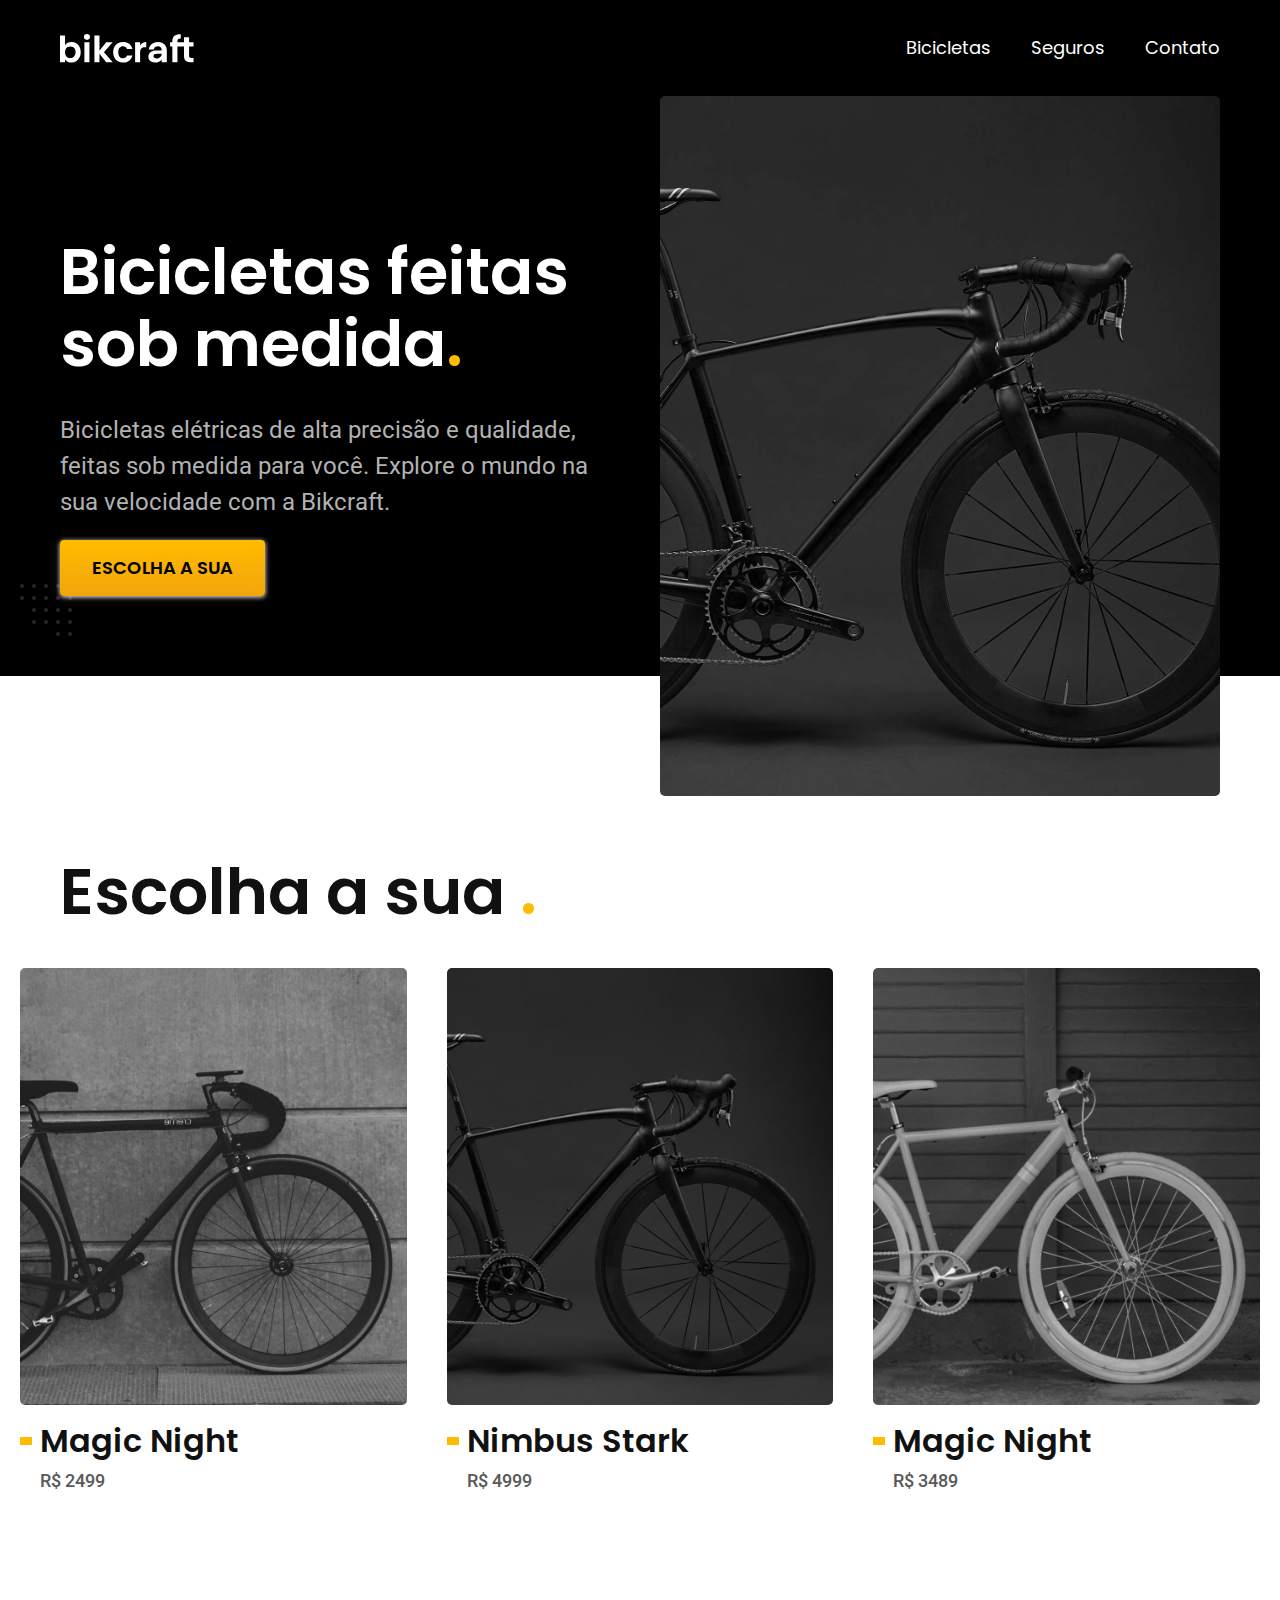
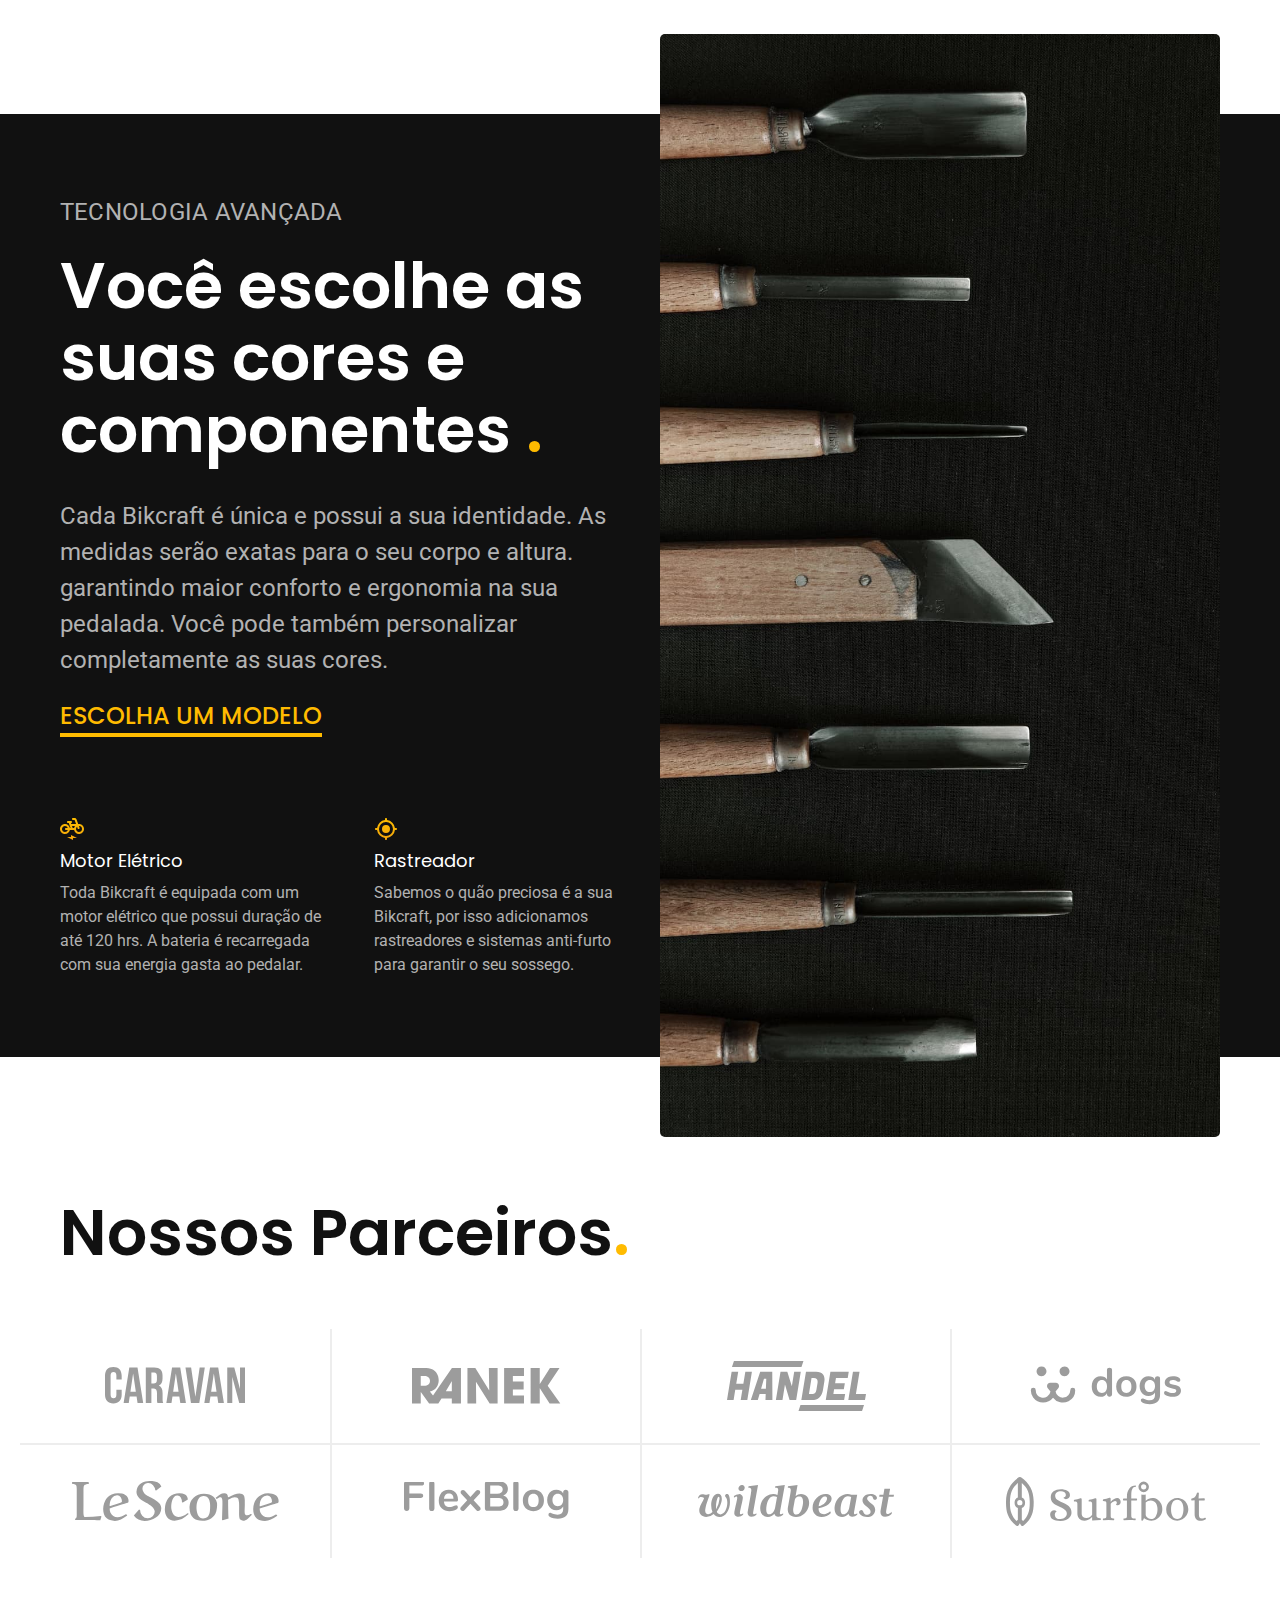
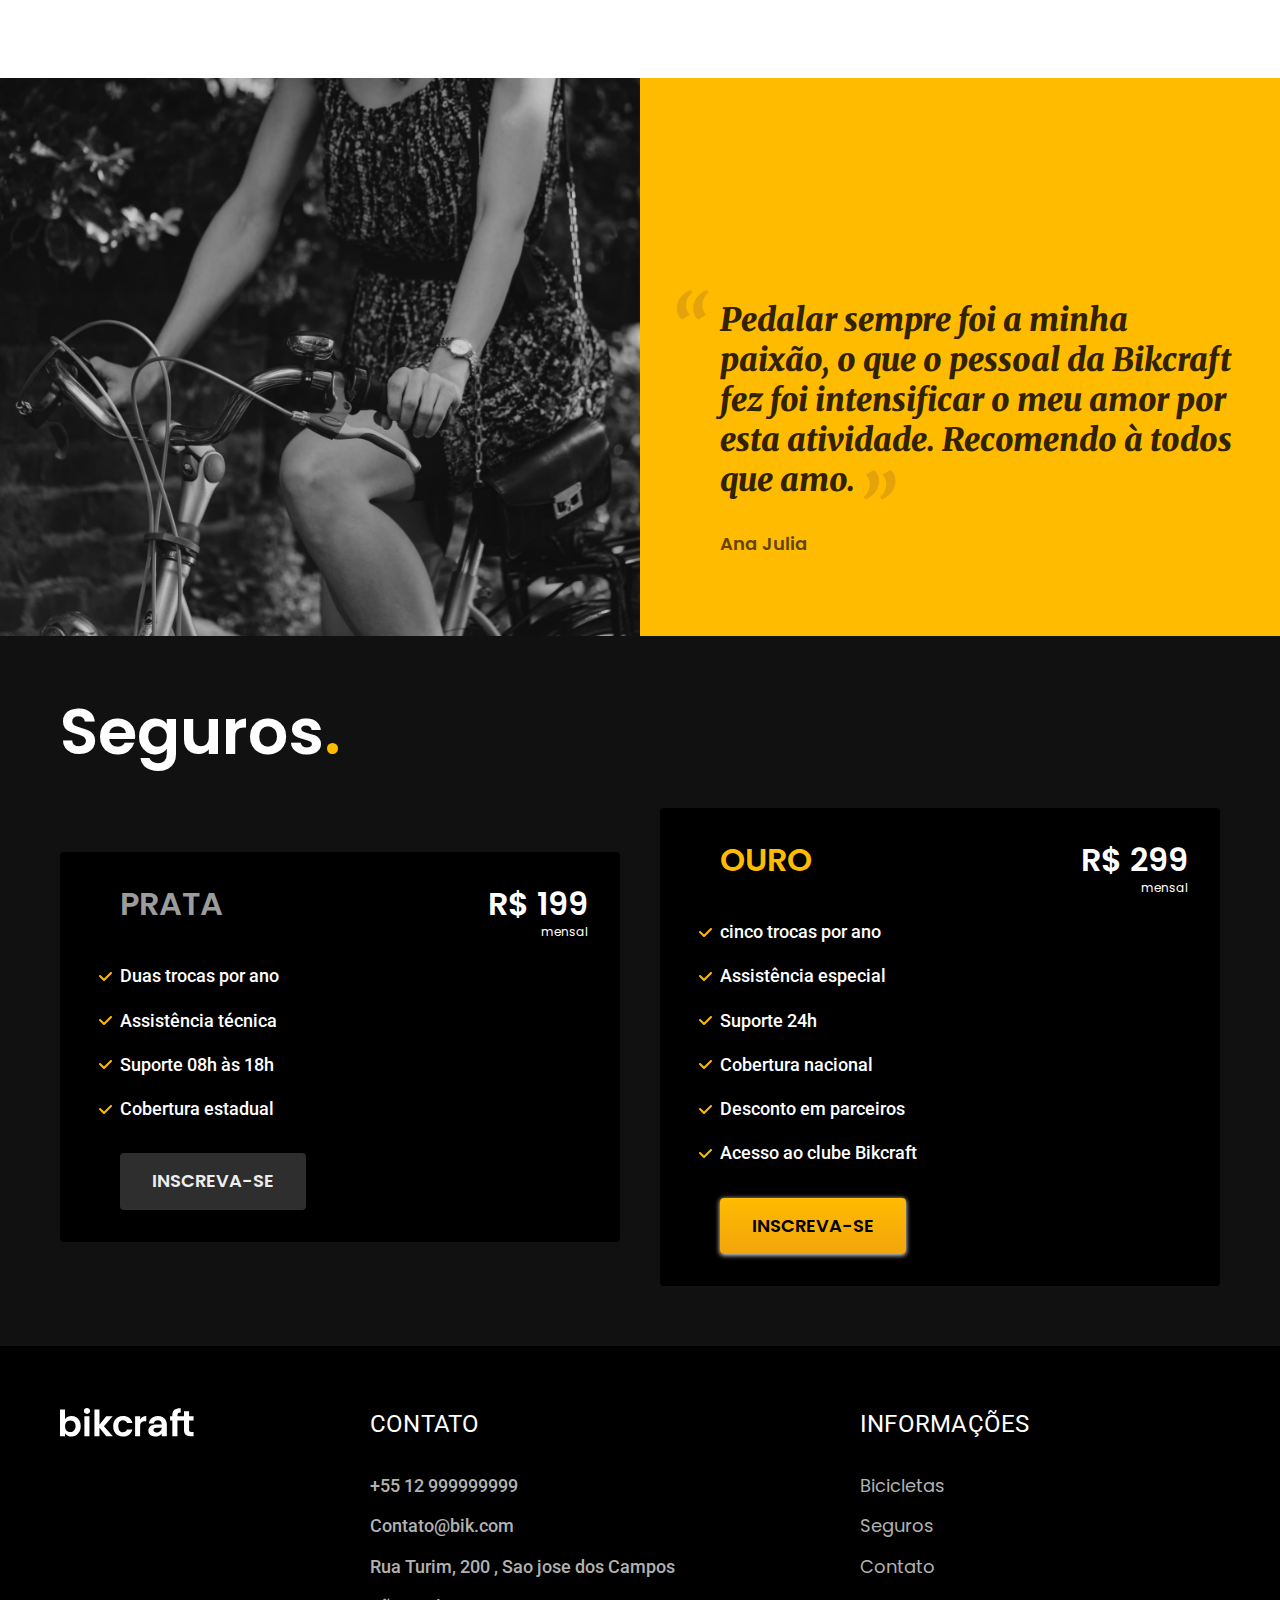
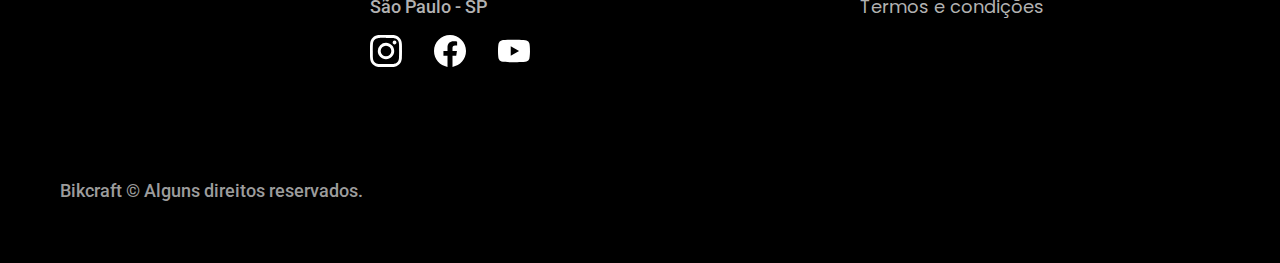
<file: index.html>
<!DOCTYPE html>
<html lang="pt-br">
<head>
  <meta charset="UTF-8">
  <meta name="viewport" content="width=device-width, initial-scale=1.0">
  <title>Bikcraft - Bicicletas Elétricas</title>
  <meta name="description" content="Bicicletas eletricas de alta precisãoe qualidade, feitas sob medida para o cliente. Explore o mundo na sua velocidade com a Bikcraft.">
  

  <link rel="stylesheet" href="./style.css">

  <link rel="preconnect" href="https://fonts.googleapis.com">
<link rel="preconnect" href="https://fonts.gstatic.com" crossorigin>
<link href="https://fonts.googleapis.com/css2?family=Poppins:wght@400;600&family=Roboto:wght@400;500&display=swap" rel="stylesheet">
<link rel="preconnect" href="https://fonts.googleapis.com">
<link rel="preconnect" href="https://fonts.gstatic.com" crossorigin>
<link href="https://fonts.googleapis.com/css2?family=Merriweather:ital,wght@1,900&display=swap" rel="stylesheet">
</head>
<body>
  <header class="header-bg">
    <div class="header">
      <a href="./"><img src="./img/bikcraft.svg" alt="Bicicleta-Bikcraft"></a>
      <nav aria-label="primaria">
        <ul class="header-menu font-1-m cor-0">
          <li><a href="./bicicletas.html">Bicicletas</a></li>
          <li><a href="./seguros.html">Seguros</a></li>
          <li><a href="./contatos.html">Contato</a></li>
        </ul>
      </nav>
    </div>
  </header>

  <main class="introducao-bg">
    <div class="introducao">
      <div class="introducao-conteudo">
      <h1 class="font-1-xxl">Bicicletas feitas sob medida<span class="cor-p1">.</span></h1>
      <p class="font-2-l cor-5">Bicicletas elétricas de alta precisão e qualidade, feitas sob medida para você. Explore o mundo na sua velocidade com a Bikcraft.</p>
      <a class="botao" href="./bicicletas.html">Escolha a sua</a>
    </div>
    <div>
      <img src="./img/fotos/introducao.jpg" alt="bicicleta elétrica preta.">
    </div>
    </div>
  </main>

  <article class="bicicletas-lista">
    <h2 class=" container font-1-xxl">Escolha a sua <span class="cor-p1">.</span></h2>

    <ul>
      <li>
        <a href="./bicicletas/magic.html">
          <img src="./img/bicicletas/magic-home.jpg" alt="bicicleta-preta">
          <h3 class="font-1-xl">Magic Night</h3>
          <span class="font-2-m cor-8">R$ 2499</span>
        </a>
      </li>

      <li>
        <a href="./bicicletas/nimbus.html">
          <img src="./img/bicicletas/nimbus-home.jpg" alt="bicicleta-preta">
          <h3 class="font-1-xl">Nimbus Stark</h3>
          <span class="font-2-m cor-8">R$ 4999</span>
        </a>
      </li>

      <li>
        <a href="./bicicletas/nebula.html">
          <img src="./img/bicicletas/nebula-home.jpg" alt="bicicleta-preta">
          <h3 class="font-1-xl">Magic Night</h3>
          <span class="font-2-m cor-8">R$ 3489</span>
        </a>
      </li>
    
    </ul>
  </article>

  <article class="tecnologia-bg">
    <div class="tecnologia container">
      <div class="tecnologia-conteudo">
        <span class="font-2-l-b cor-5">Tecnologia Avançada</span>
        <h2 class="font-1-xxl cor-0">Você escolhe as suas cores e componentes <span class="cor-p1">.</span></h2>
        <p class="font-2-l cor-5">Cada Bikcraft é única e possui a sua identidade. As medidas serão exatas para o seu corpo e altura. garantindo maior conforto e ergonomia na sua pedalada. Você pode também personalizar completamente as suas cores.</p>
        <a class="link" href="./bicicletas.html">Escolha um modelo</a>
        <div class="tecnologia-vantagens">
        <div>
          <img src="./img/icones/eletrica.svg" alt="eletrica">
          <h3 class="font-1-m cor-0">Motor Elétrico</h3>
          <p class="font-2-s cor-5">Toda Bikcraft é equipada com um motor elétrico que possui duração de até 120 hrs. A bateria é recarregada com sua energia gasta ao pedalar.</p>
        </div>
        <div>
          <img src="./img/icones/rastreador.svg" alt="eletrica">
          <h3 class="font-1-m cor-0">Rastreador</h3>
          <p class="font-2-s cor-5">Sabemos o quão preciosa é a sua Bikcraft, por isso adicionamos rastreadores e sistemas anti-furto para garantir o seu sossego.</p>
        </div>
      </div>
      </div>

      <div class="tecnologia-imagem">
        <img src="./img/fotos/tecnologia.jpg" alt="banner">
      </div>
    </div>
  </article>

  <section class="parceiros" aria-label="Nossos Parceiros">
    <h2 class=" container font-1-xxl">Nossos Parceiros<span class="cor-p1">.</span></h2>

    <ul>
      <li><img src="./img/parceiros/caravan.svg" alt="Caravan"></li>
      <li><img src="./img/parceiros/ranek.svg" alt="ranek"></li>
      <li><img src="./img/parceiros/handel.svg" alt="handel"></li>
      <li><img src="./img/parceiros/dogs.svg" alt="dogs"></li>
      <li><img src="./img/parceiros/lescone.svg" alt="lescone"></li>
      <li><img src="./img/parceiros/flexblog.svg" alt="flexblog"></li>
      <li><img src="./img/parceiros/wildbeast.svg" alt="wildbeast"></li>
      <li><img src="./img/parceiros/surfbot.svg" alt="surfbot"></li>
      </ul>
  </section>

  <section class="depoimento" aria-label="depoimento">
    <div>
      <img src="./img/fotos/depoimento.jpg" alt="Pessoa pedalando uma bicicleta Bikcraft">
    </div>
    <div class="depoimento-conteudo">
      <blockquote class="font-1-xl cor-p5">
        <p>Pedalar sempre foi a minha paixão, o que o pessoal da Bikcraft fez foi intensificar o meu amor por esta atividade.
          Recomendo à todos que amo.
        </p>
      </blockquote>
      <span class="font-1-m-b cor-p4">Ana Julia</span>
    </div>
  </section>

  <article class="seguros-bg">
    <div class="seguros container">
      <h2 class=" font-1-xxl cor-0">Seguros<span class="cor-p1">.</span> 
      </h2>
      <div class="seguros-item">
        <h3 class="font-1-xl cor-6">PRATA</h3>
        <span class="font-1-xl cor-0">R$ 199 <span class="font-1-xs">mensal</span></span>
        <ul class="font-2-m cor-0">
          <li>Duas trocas por ano</li>
          <li>Assistência técnica</li>
          <li>Suporte 08h às 18h</li>
          <li>Cobertura estadual</li>
        </ul>
        <a class="botao secundario" href="./orçamento.html">Inscreva-se</a>
      </div>
      <div class="seguros-item">
        <h3 class="font-1-xl cor-p1">OURO</h3>
        <span class="font-1-xl cor-0">R$ 299 <span class="font-1-xs">mensal</span></span>
        <ul class="font-2-m cor-0">
          <li>cinco trocas por ano</li>
          <li>Assistência especial</li>
          <li>Suporte 24h</li>
          <li>Cobertura nacional</li>
          <li>Desconto em parceiros</li>
          <li>Acesso ao clube Bikcraft</li>
        </ul>
        <a class="botao" href="./orçamento.html">Inscreva-se</a>
      </div>
    </div>
  </article>

  <footer class="footer-bg">
    <div class="footer container">
      <img src="./img/bikcraft.svg" alt="bikcraft">
      <div class="footer-contato">
        <h3 class="font-2-l-b cor-0">Contato</h3>
        <ul class="font-2-m cor-5">
          <li><a href="tel:+551299999999">+55 12 999999999</a></li>
          <li><a href="mailto:contato@bikvraft">Contato@bik.com</a></li>
          <li>Rua Turim, 200 , Sao jose dos Campos</li>
          <li>São Paulo - SP</li>
        </ul>
        <div class="footer-redes">
          <a href="./">
            <img src="./img/redes/instagram.svg" alt="Instagram">
          </a>
          <a href="./">
            <img src="./img/redes/facebook.svg" alt="Facebook">
          </a>
          <a href="./">
            <img src="./img/redes/youtube.svg" alt="Youtube">
          </a>
        </div>
      </div>
      <div class="footer-informacoes">
        <h3 class="font-2-l-b cor-0">Informações</h3>
        <nav>
          <ul class="font-1-m cor-5">
            <li><a href="./bicicletas.html">Bicicletas</a></li>
            <li><a href="./seguros.html">Seguros</a></li>
            <li><a href="./contato.html">Contato</a></li>
            <li><a href="./termos.html">Termos e condições</a></li>
          </ul>
        </nav>
      </div>
      <p class="footer-copy font-2-m cor-6" >Bikcraft &copy Alguns direitos reservados.</p>
    </div>

  </footer>

<script src="./javascript/script.js"></script>
</body>
</html>
</file>
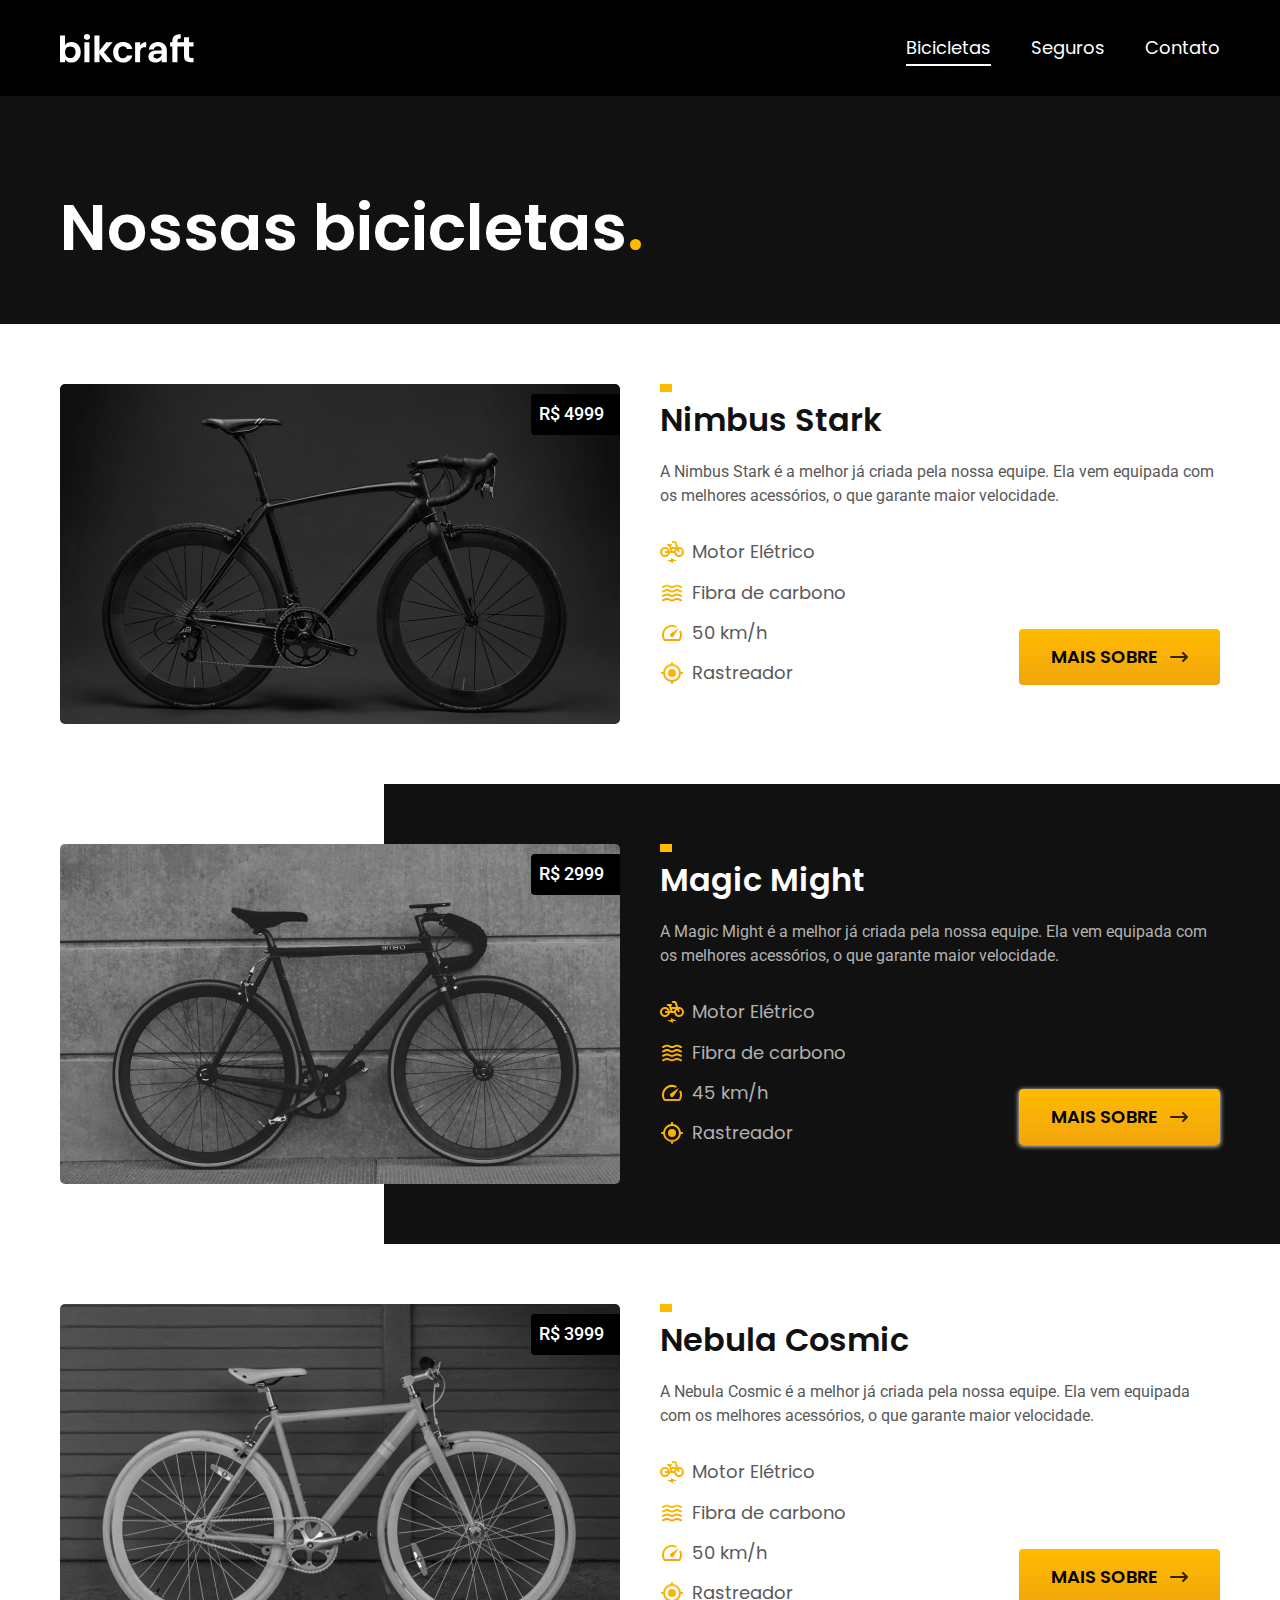
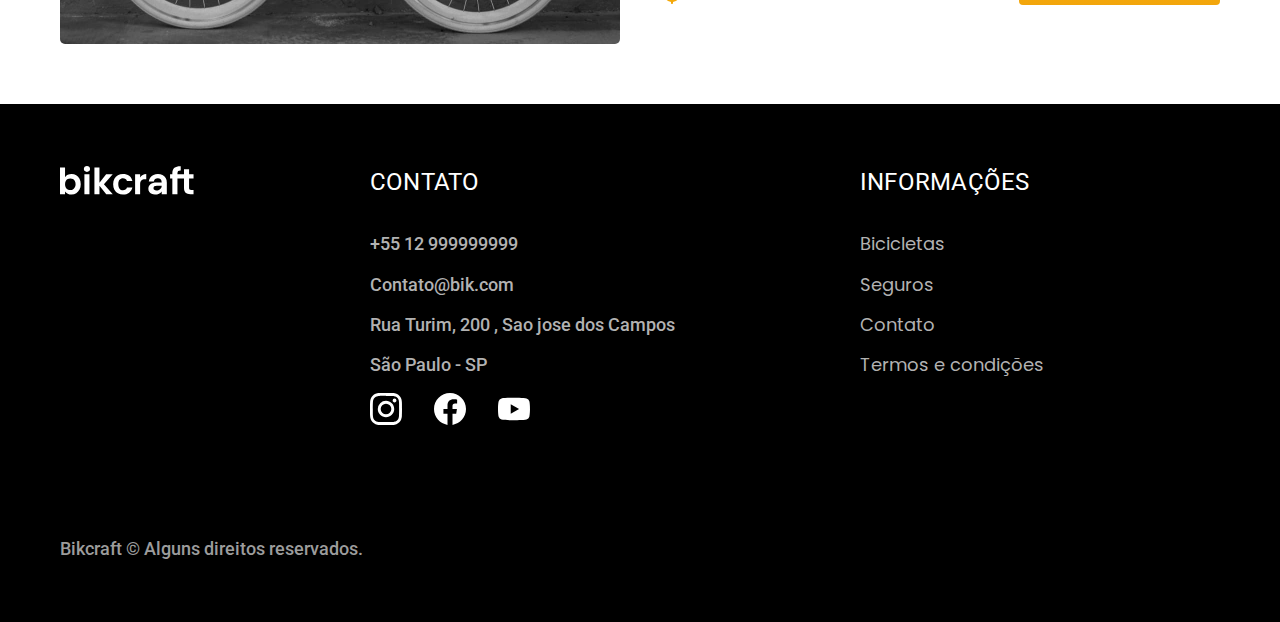
<file: bicicletas.html>
<!DOCTYPE html>
<html lang="pt-br">
<head>
  <meta charset="UTF-8">
  <meta name="viewport" content="width=device-width, initial-scale=1.0">
  <title>Bicicletas | Bikcraft</title>
  <meta name="description" content="Termos e condições.">
  
  <link rel="stylesheet" href="./style.css">

  <link rel="preconnect" href="https://fonts.googleapis.com">
<link rel="preconnect" href="https://fonts.gstatic.com" crossorigin>
<link href="https://fonts.googleapis.com/css2?family=Poppins:wght@400;600&family=Roboto:wght@400;500&display=swap" rel="stylesheet">
<link rel="preconnect" href="https://fonts.googleapis.com">
<link rel="preconnect" href="https://fonts.gstatic.com" crossorigin>
<link href="https://fonts.googleapis.com/css2?family=Merriweather:ital,wght@1,900&display=swap" rel="stylesheet">
</head>
<body id="bicicletas">
  <header class="header-bg">
    <div class="header">
      <a href="./"><img src="./img/bikcraft.svg" alt="Bicicleta-Bikcraft"></a>
      <nav aria-label="primaria">
        <ul class="header-menu font-1-m cor-0">
          <li><a href="./bicicletas.html">Bicicletas</a></li>
          <li><a href="./seguros.html">Seguros</a></li>
          <li><a href="./contato.html">Contato</a></li>
        </ul>
      </nav>
    </div>
  </header>

  <main>
    <div class="titulo-bg">
      <div class="titulo container">
        <p class="font-2-l-b">Escolha melhor para você</p>
        <h1 class="font-1-xxl cor-0">Nossas bicicletas<span class="cor-p1">.</span></h1>
      </div>
    </div>

    <div class="bicicletas-bg">
      <div class="bicicletas container">
        <div class="bicicletas-imagem">
          <img src="./img/bicicletas/nimbus.jpg" alt="bicicleta preta">
          <span class="font-2-m cor-0">R$ 4999</span>
        </div>
        <div class="bicicletas-conteudo">
          <h2 class="font-1-xl">Nimbus Stark</h2>
          <p class="font-2-s cor-8">A Nimbus Stark é a melhor já criada pela nossa equipe. Ela vem equipada com os melhores acessórios, o que garante maior velocidade.</p>
          <ul class="font-1-m cor-8">
            <li>
              <img src="./img/icones/eletrica.svg" alt="">
              Motor Elétrico
            </li>
            <li>
              <img src="./img/icones/carbono.svg" alt="">
              Fibra de carbono
            </li>
            <li>
              <img src="./img/icones/velocidade.svg" alt="">
              50 km/h
            </li>
            <li>
              <img src="./img/icones/rastreador.svg" alt="">
              Rastreador
            </li>
          </ul>
          <a class="botao seta" href="./bicicletass/nimbus.html">Mais sobre</a>
        </div>
      </div>
    </div>
    <div class="bicicletas-bg">
      <div class="bicicletas container">
        <div class="bicicletas-imagem">
          <img src="./img/bicicletas/magic.jpg" alt="bicicleta preta">
          <span class="font-2-m cor-0">R$ 2999</span>
        </div>
        <div class="bicicletas-conteudo">
          <h2 class="font-1-xl cor-0">Magic Might</h2>
          <p class="font-2-s cor-5">A Magic Might é a melhor já criada pela nossa equipe. Ela vem equipada com os melhores acessórios, o que garante maior velocidade.</p>
          <ul class="font-1-m cor-5">
            <li>
              <img src="./img/icones/eletrica.svg" alt="">
              Motor Elétrico
            </li>
            <li>
              <img src="./img/icones/carbono.svg" alt="">
              Fibra de carbono
            </li>
            <li>
              <img src="./img/icones/velocidade.svg" alt="">
              45 km/h
            </li>
            <li>
              <img src="./img/icones/rastreador.svg" alt="">
              Rastreador
            </li>
          </ul>
          <a class="botao seta" href="./bicicletass/magic.html">Mais sobre</a>
        </div>
      </div>
    </div>
    <div class="bicicletas-bg">
      <div class="bicicletas container">
        <div class="bicicletas-imagem">
          <img src="./img/bicicletas/nebula.jpg" alt="bicicleta preta">
          <span class="font-2-m cor-0">R$ 3999</span>
        </div>
        <div class="bicicletas-conteudo">
          <h2 class="font-1-xl">Nebula Cosmic</h2>
          <p class="font-2-s cor-8">A Nebula Cosmic é a melhor já criada pela nossa equipe. Ela vem equipada com os melhores acessórios, o que garante maior velocidade.</p>
          <ul class="font-1-m cor-8">
            <li>
              <img src="./img/icones/eletrica.svg" alt="">
              Motor Elétrico
            </li>
            <li>
              <img src="./img/icones/carbono.svg" alt="">
              Fibra de carbono
            </li>
            <li>
              <img src="./img/icones/velocidade.svg" alt="">
              50 km/h
            </li>
            <li>
              <img src="./img/icones/rastreador.svg" alt="">
              Rastreador
            </li>
          </ul>
          <a class="botao seta" href="./bicicletass/nebula.html">Mais sobre</a>
        </div>
      </div>
    </div>
  </main>
  <footer class="footer-bg">
    <div class="footer container">
      <img src="./img/bikcraft.svg" alt="bikcraft">
      <div class="footer-contato">
        <h3 class="font-2-l-b cor-0">Contato</h3>
        <ul class="font-2-m cor-5">
          <li><a href="tel:+551299999999">+55 12 999999999</a></li>
          <li><a href="mailto:contato@bikvraft">Contato@bik.com</a></li>
          <li>Rua Turim, 200 , Sao jose dos Campos</li>
          <li>São Paulo - SP</li>
        </ul>
        <div class="footer-redes">
          <a href="./">
            <img src="./img/redes/instagram.svg" alt="Instagram">
          </a>
          <a href="./">
            <img src="./img/redes/facebook.svg" alt="Facebook">
          </a>
          <a href="./">
            <img src="./img/redes/youtube.svg" alt="Youtube">
          </a>
        </div>
      </div>
      <div class="footer-informacoes">
        <h3 class="font-2-l-b cor-0">Informações</h3>
        <nav>
          <ul class="font-1-m cor-5">
            <li><a href="./bicicletas.html">Bicicletas</a></li>
            <li><a href="./seguros.html">Seguros</a></li>
            <li><a href="./contato.html">Contato</a></li>
            <li><a href="./termos.html">Termos e condições</a></li>
          </ul>
        </nav>
      </div>
      <p class="footer-copy font-2-m cor-6" >Bikcraft &copy Alguns direitos reservados.</p>
    </div>

  </footer>
<script src="./javascript/script.js"></script>
</body>
</html>
</file>
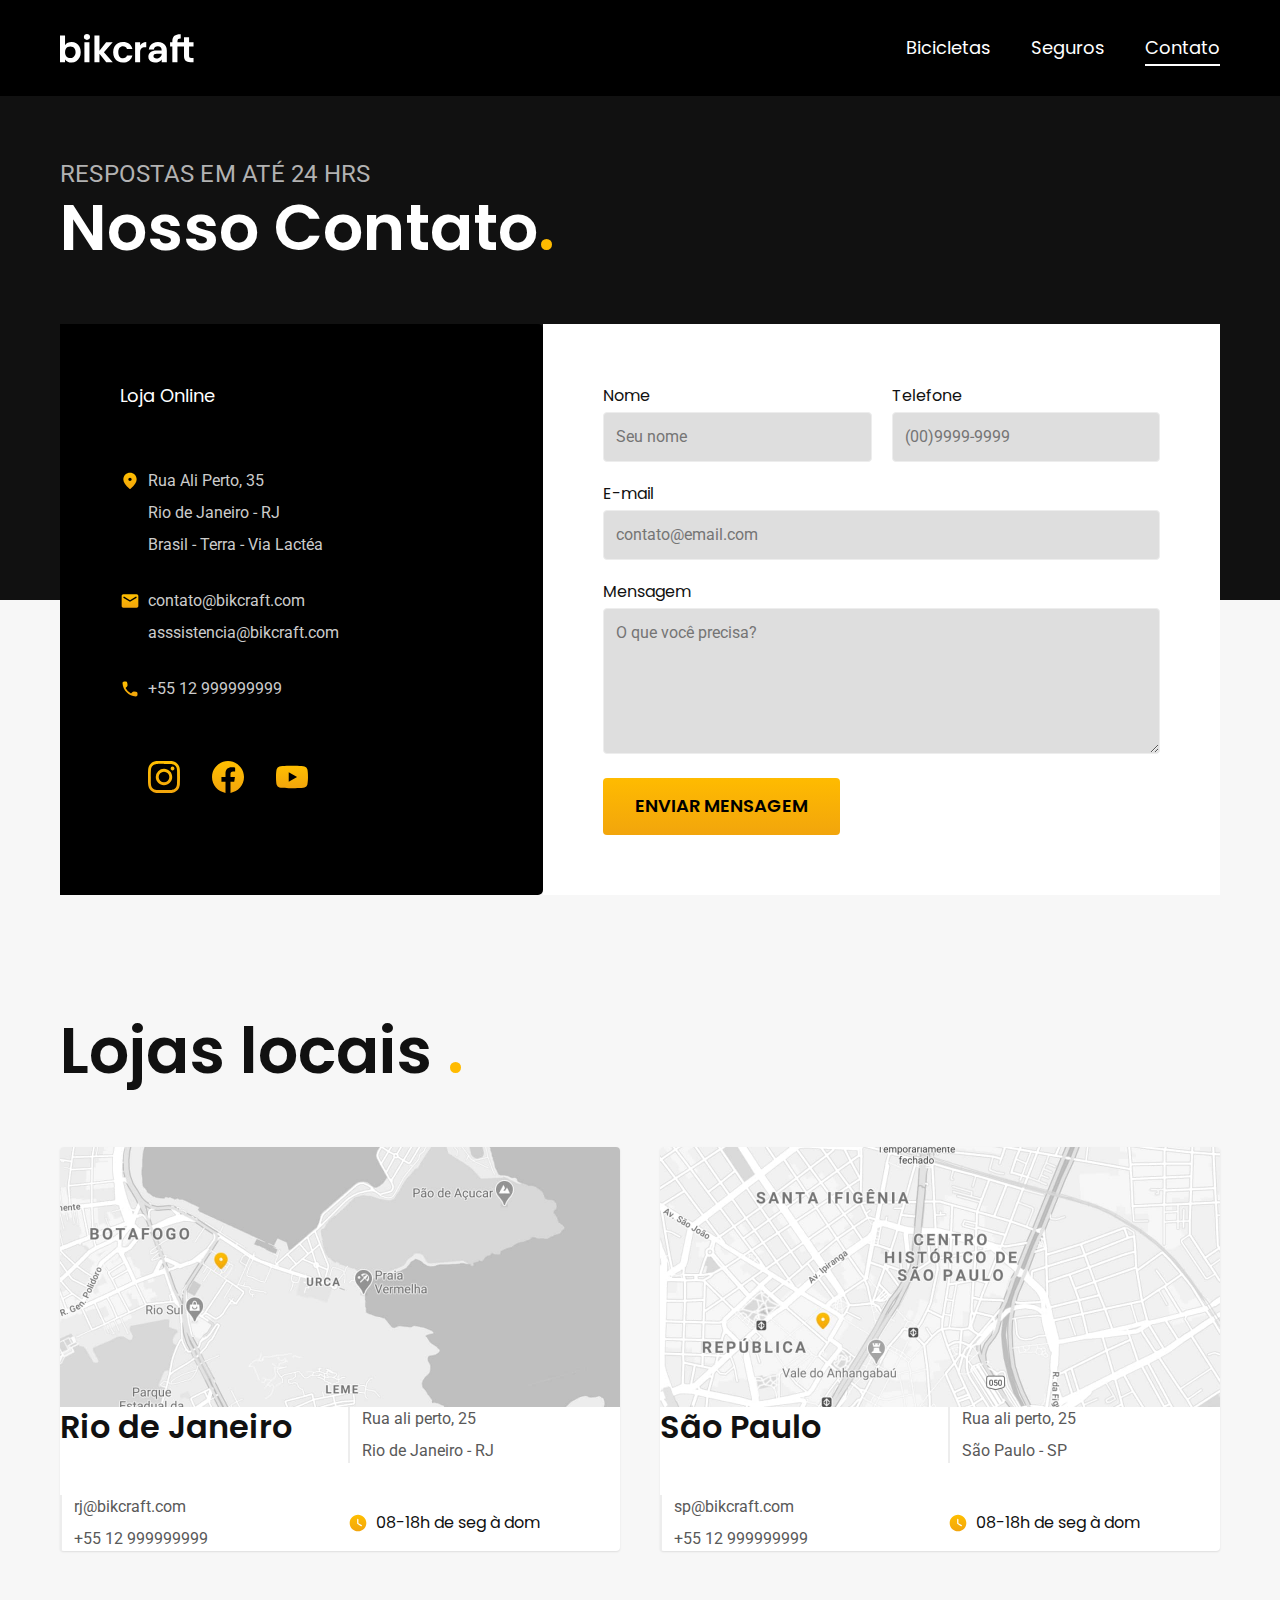
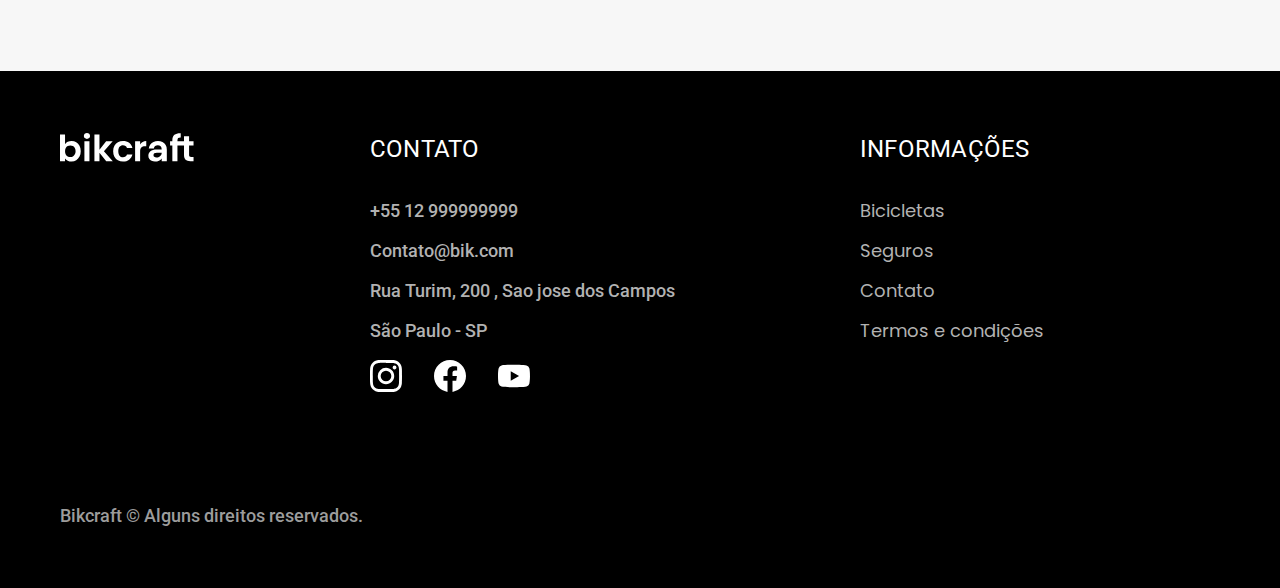
<file: contatos.html>
<!DOCTYPE html>
<html lang="pt-br">
<head>
  <meta charset="UTF-8">
  <meta name="viewport" content="width=device-width, initial-scale=1.0">
  <title>Contatos | Bikcraft</title>
  <meta name="description" content="Termos e condições.">
  
  <link rel="stylesheet" href="./style.css">

  <link rel="preconnect" href="https://fonts.googleapis.com">
<link rel="preconnect" href="https://fonts.gstatic.com" crossorigin>
<link href="https://fonts.googleapis.com/css2?family=Poppins:wght@400;600&family=Roboto:wght@400;500&display=swap" rel="stylesheet">
<link rel="preconnect" href="https://fonts.googleapis.com">
<link rel="preconnect" href="https://fonts.gstatic.com" crossorigin>
<link href="https://fonts.googleapis.com/css2?family=Merriweather:ital,wght@1,900&display=swap" rel="stylesheet">
</head>
<body id="contato">
  <header class="header-bg">
    <div class="header">
      <a href="./"><img src="./img/bikcraft.svg" alt="Bicicleta-Bikcraft"></a>
      <nav aria-label="primaria">
        <ul class="header-menu font-1-m cor-0">
          <li><a href="./bicicletas.html">Bicicletas</a></li>
          <li><a href="./seguros.html">Seguros</a></li>
          <li><a href="./contatos.html">Contato</a></li>
        </ul>
      </nav>
    </div>
  </header>

  <main>
    <div class="titulo-bg">
      <div class="titulo container">
        <p class="font-2-l-b cor-5">Respostas em até 24 hrs</p>
        <h1 class="font-1-xxl cor-0">Nosso Contato<span class="cor-p1">.</span></h1>
      </div>
    </div>

    <div class="contato container">
      <section class="contato-dados"aria-label="Endereço">
        <h2 class="font-1-m cor-0">Loja Online</h2>
        <div class="contato-endereco font-2-s cor-4">
          <p>Rua Ali Perto, 35</p>
          <p>Rio de Janeiro - RJ</p>
          <p>Brasil - Terra - Via Lactéa</p>
        </div>
        <address class="contato-meios font-2-s cor-4">
          <a href="mailto:contato@bikcraft.com">contato@bikcraft.com</a>
          <a href="mailto:assistencia@bikcraft.com">asssistencia@bikcraft.com</a>
          <a href="tel:+551299999999">+55 12 999999999</a>
        </address>
        <div class="contatos-redes">
          <a href="./">
            <img src="./img/redes/instagram-p.svg" alt="Instagram">
          </a>
          <a href="./">
            <img src="./img/redes/facebook-p.svg" alt="Facebook">
          </a>
          <a href="./">
            <img src="./img/redes/youtube-p.svg" alt="Youtube">
          </a>
        </div>
      </section>
      <section class="contato-formulario" aria-label="Formulario">
        <form class="form" action="./contato.html">
          <div>   
            <label for="nome">Nome</label>
            <input type="text" id="nome" name="nome" placeholder="Seu nome">
          </div>
          <div>   
            <label for="telefone">Telefone</label>
            <input type="text" id="telefone" name="telefone" placeholder="(00)9999-9999">
          </div>
          <div class="col-2">   
            <label for="email">E-mail</label>
            <input type="email" id="email" name="email" placeholder="contato@email.com">
          </div>
          <div class="col-2">   
            <label for="mensagem">Mensagem</label>
            <textarea rows="5" id="mensagem" name="mensagem" placeholder="O que você precisa?"></textarea>
          </div>
          <button class="botao col-2">Enviar mensagem</button>
        </form>

      </section>
    </div>
  </main>

  <article class="lojas container">
    <h2 class="font-1-xxl">Lojas locais <span class="cor-p1">.</span></h2>
    
    <div class="lojas-item">
      <img src="./img/lojas/rj.jpg" alt="mapa marcando o endereço no Rio de Janeiro - RJ">
      <div class="lojas-conteudo">
        <h3 class="font-1-xl">Rio de Janeiro</h3>
    <div class="lojas-dados font-2-s cor-8">
    <p>Rua ali perto, 25</p>
    <p>Rio de Janeiro - RJ</p>
    </div>
    <div class="lojas-dados font-2-s cor-8">
      <a href="mailto:rj@bikcraft.com">rj@bikcraft.com</a>
      <a href="tel:+551299999999">+55 12 999999999</a>
      </div>
      <p class="lojas-tempo font-1-s"><img src="./img/icones/horario.svg" alt=""> 08-18h de seg à dom</p>
  </div>
</div>

  <div class="lojas-item">
    <img src="./img/lojas/sp.jpg" alt="mapa marcando o endereço em São Paulo -SP">
    <div class="lojas-conteudo">
    <h3 class="font-1-xl">São Paulo</h3>
  <div class="lojas-dados font-2-s cor-8">
  <p>Rua ali perto, 25</p>
  <p>São Paulo - SP</p>
  </div>
  <div class="lojas-dados font-2-s cor-8">
    <a href="mailto:sp@bikcraft.com">sp@bikcraft.com</a>
    <a href="tel:+551199999999">+55 12 999999999</a>
    </div>
    <p class="lojas-tempo font-1-s"><img src="./img/icones/horario.svg" alt=""> 08-18h de seg à dom</p>
  </div>
</div>
  </article>

  <footer class="footer-bg">
    <div class="footer container">
      <img src="./img/bikcraft.svg" alt="bikcraft">
      <div class="footer-contato">
        <h3 class="font-2-l-b cor-0">Contato</h3>
        <ul class="font-2-m cor-5">
          <li><a href="tel:+551299999999">+55 12 999999999</a></li>
          <li><a href="mailto:contato@bikvraft">Contato@bik.com</a></li>
          <li>Rua Turim, 200 , Sao jose dos Campos</li>
          <li>São Paulo - SP</li>
        </ul>
        <div class="footer-redes">
          <a href="./">
            <img src="./img/redes/instagram.svg" alt="Instagram">
          </a>
          <a href="./">
            <img src="./img/redes/facebook.svg" alt="Facebook">
          </a>
          <a href="./">
            <img src="./img/redes/youtube.svg" alt="Youtube">
          </a>
        </div>
      </div>
      <div class="footer-informacoes">
        <h3 class="font-2-l-b cor-0">Informações</h3>
        <nav>
          <ul class="font-1-m cor-5">
            <li><a href="./bicicletas.html">Bicicletas</a></li>
            <li><a href="./seguros.html">Seguros</a></li>
            <li><a href="./contato.html">Contato</a></li>
            <li><a href="./termos.html">Termos e condições</a></li>
          </ul>
        </nav>
      </div>
      <p class="footer-copy font-2-m cor-6" >Bikcraft &copy Alguns direitos reservados.</p>
    </div>

  </footer>
<script src="./javascript/script.js"></script>
</body>
</html>
</file>
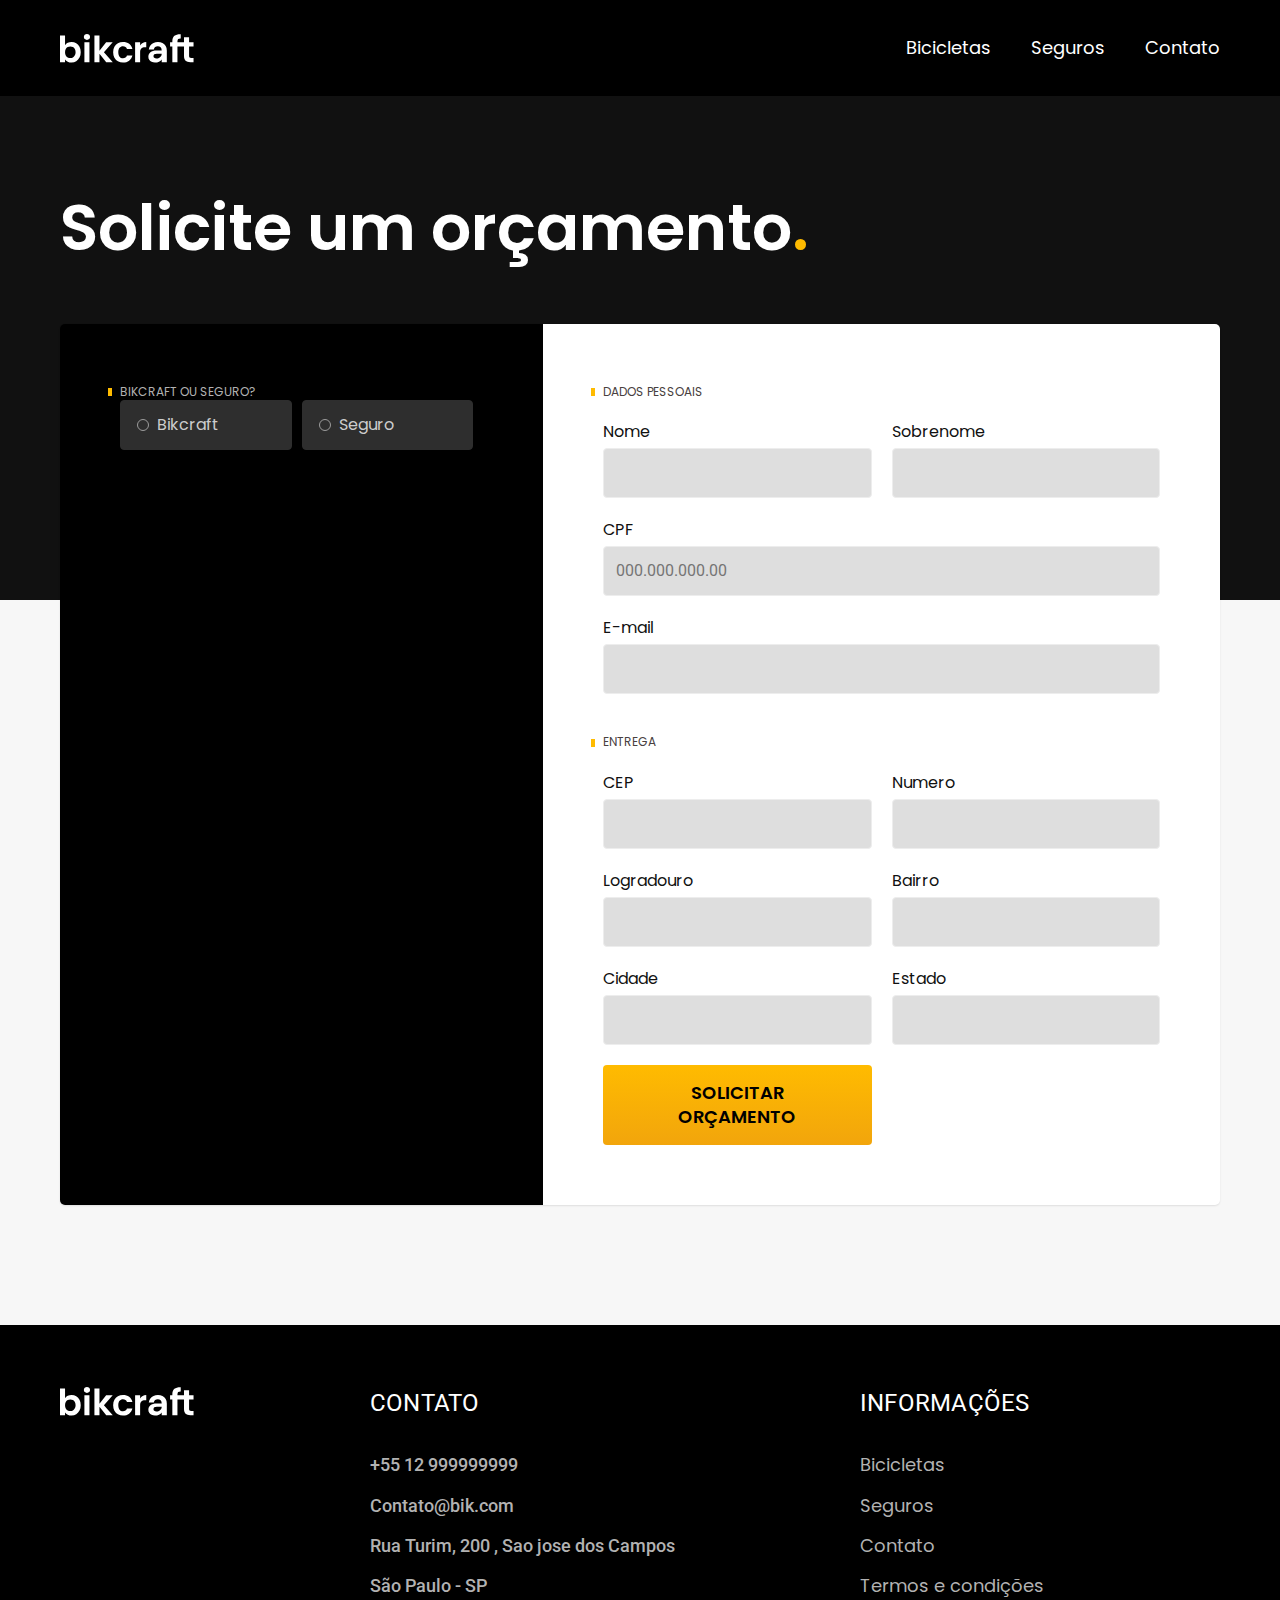
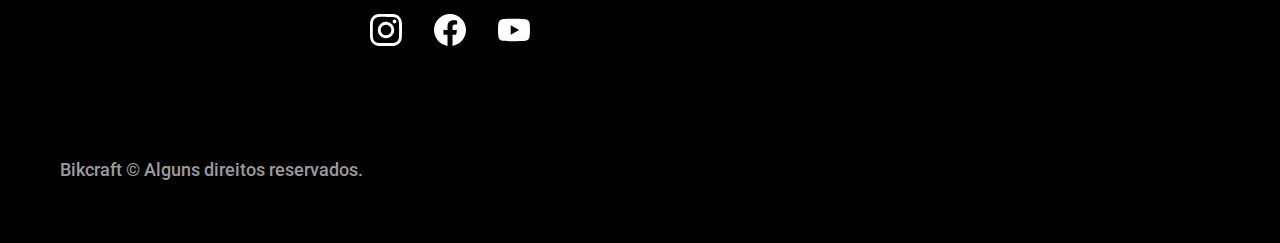
<file: orcamento.html>
<!DOCTYPE html>
<html lang="pt-br">
<head>
  <meta charset="UTF-8">
  <meta name="viewport" content="width=device-width, initial-scale=1.0">
  <title>Orçamento | Bikcraft</title>
  <meta name="description" content="Orçamento">
  
  <link rel="stylesheet" href="./style.css">

  <link rel="preconnect" href="https://fonts.googleapis.com">
<link rel="preconnect" href="https://fonts.gstatic.com" crossorigin>
<link href="https://fonts.googleapis.com/css2?family=Poppins:wght@400;600&family=Roboto:wght@400;500&display=swap" rel="stylesheet">
<link rel="preconnect" href="https://fonts.googleapis.com">
<link rel="preconnect" href="https://fonts.gstatic.com" crossorigin>
<link href="https://fonts.googleapis.com/css2?family=Merriweather:ital,wght@1,900&display=swap" rel="stylesheet">
</head>
<body id="orcamento">
  <header class="header-bg">
    <div class="header">
      <a href="./"><img src="./img/bikcraft.svg" alt="Bicicleta-Bikcraft"></a>
      <nav aria-label="primaria">
        <ul class="header-menu font-1-m cor-0">
          <li><a href="./bicicletas.html">Bicicletas</a></li>
          <li><a href="./seguros.html">Seguros</a></li>
          <li><a href="./contato.html">Contato</a></li>
        </ul>
      </nav>
    </div>
  </header>

  <main>
    <div class="titulo-bg">
      <div class="titulo container">
        <p class="font-2-l-b">Cotações no seu email</p>
        <h1 class="font-1-xxl cor-0">Solicite um orçamento<span class="cor-p1">.</span></h1>
      </div>
    </div>

    <form class="orcamento container" action="./">
      <div class="orcamento-produto">
        <h2 class="font-1-xs cor-5">Bikcraft ou seguro?</h2>

        <input type="radio" name="tipo" value="bikcraft" id="bikcraft">
        <label for="bikcraft">Bikcraft</label>
        
        <input type="radio" name="tipo" value="seguro" id="seguro">
        <label for="seguro">Seguro</label>

        <div class="orcamento-conteudo" id="orcamento-bikcraft">
          <h2 class="font-1-xs cor-5">Escolha a sua </h2>
        
          <input type="radio" name="produto" value="nimbus" id="nimbus">
          <label for="nimbus">Nimbus Stark <span>R$ 4999</span></label>
          <div class="orcamento-detalhes">
            <ul class="font-1-xs cor-8">
              <li><img src="./img/icones/eletrica.svg" alt="">Motor Elétrico</li>
              <li><img src="./img/icones/carbono.svg" alt=""> Fibra de Carbono/li>
              <li><img src="./img/icones/velocidade.svg" alt="">50km/h</li>
              <li><img src="./img/icones/rastreador.svg" alt="">Rastreador</li>
            </ul>
            <img src="./img/bicicleta/nimbus1.jpg" alt="bicicleta preta">
          </div>

          <input type="radio" name="produto" value="magic" id="magic">
          <label for="magic">Magic Might <span>R$ 2499</span></label>
          <div class="orcamento-detalhes">
            <ul class="font-1-xs cor-8">
              <li><img src="./img/icones/eletrica.svg" alt="">Motor Elétrico</li>
              <li><img src="./img/icones/carbono.svg" alt=""> Fibra de Carbono/li>
              <li><img src="./img/icones/velocidade.svg" alt="">45km/h</li>
              <li><img src="./img/icones/rastreador.svg" alt="">Rastreador</li>
            </ul>
            <img src="./img/bicicleta/nimbus2.jpg" alt="bicicleta preta">
          </div>

          <input type="radio" name="produto" value="nebula" id="nebula">
          <label for="nebula">Nebula Cosmic <span>R$ 3999</span></label>
          <div class="orcamento-detalhes">
            <ul class="font-1-xs cor-8">
              <li><img src="./img/icones/eletrica.svg" alt="">Motor Elétrico</li>
              <li><img src="./img/icones/carbono.svg" alt=""> Fibra de Carbono/li>
              <li><img src="./img/icones/velocidade.svg" alt="">40km/h</li>
              <li><img src="./img/icones/rastreador.svg" alt="">Rastreador</li>
            </ul>
            <img src="./img/bicicleta/nimbus3.jpg" alt="bicicleta branca">
          </div>
        </div>

        <div class="orcamento-conteudo" id="orcamento-seguro">
          <h2 class="font-1-xs cor-5">Escolha o plano</h2>

          <input type="radio" name="produto" value="prata" id="prata">
          <label for="prata">Prata<span>R$ 199</span></label>

          <input type="radio" name="produto" value="ouro" id="ouro">
          <label for="ouro">Ouro<span>R$ 299</span></label>
        
        </div>

      </div>
      <div class="orcamento-dados form">
        <h2 class="font-1-xs cor-9 col-2">Dados pessoais</h2>
        <div>   
          <label for="nome">Nome</label>
          <input type="text" id="nome" name="nome">
        </div>
        <div>   
          <label for="sobrenome">Sobrenome</label>
          <input type="text" id="sobrenome" name="sobrenome">
        </div>
        <div class="col-2">   
          <label for="cpf">CPF</label>
          <input type="text" id="cpf" name="cpf" placeholder="000.000.000.00">
        </div>
        <div class="col-2">   
          <label for="email">E-mail</label>
          <input type="email" id="email" name="email">
        </div>

        <h2 class="font-1-xs cor-9 col-2">Entrega</h2>
        <div>   
          <label for="cep">CEP</label>
          <input type="text" id="cep" name="cep">
        </div>
        <div>   
          <label for="numero">Numero</label>
          <input type="text" id="numero" name="numero">
        </div>
        <div>   
          <label for="logradouro">Logradouro</label>
          <input type="text" id="logradouro" name="logradouro">
        </div>
        <div>   
          <label for="bairo">Bairro</label>
          <input type="text" id="bairo" name="bairo">
        </div>
        <div>   
          <label for="cidade">Cidade</label>
          <input type="text" id="cidade" name="cidade">
        </div>
        <div>   
          <label for="estado">Estado</label>
          <input type="text" id="estado" name="estado">
        </div>
        <button class="botao">Solicitar Orçamento</button>
      </div>
    </form>
   
  </main>

  <footer class="footer-bg">
    <div class="footer container">
      <img src="./img/bikcraft.svg" alt="bikcraft">
      <div class="footer-contato">
        <h3 class="font-2-l-b cor-0">Contato</h3>
        <ul class="font-2-m cor-5">
          <li><a href="tel:+551299999999">+55 12 999999999</a></li>
          <li><a href="mailto:contato@bikvraft">Contato@bik.com</a></li>
          <li>Rua Turim, 200 , Sao jose dos Campos</li>
          <li>São Paulo - SP</li>
        </ul>
        <div class="footer-redes">
          <a href="./">
            <img src="./img/redes/instagram.svg" alt="Instagram">
          </a>
          <a href="./">
            <img src="./img/redes/facebook.svg" alt="Facebook">
          </a>
          <a href="./">
            <img src="./img/redes/youtube.svg" alt="Youtube">
          </a>
        </div>
      </div>
      <div class="footer-informacoes">
        <h3 class="font-2-l-b cor-0">Informações</h3>
        <nav>
          <ul class="font-1-m cor-5">
            <li><a href="./bicicletas.html">Bicicletas</a></li>
            <li><a href="./seguros.html">Seguros</a></li>
            <li><a href="./contato.html">Contato</a></li>
            <li><a href="./termos.html">Termos e condições</a></li>
          </ul>
        </nav>
      </div>
      <p class="footer-copy font-2-m cor-6" >Bikcraft &copy Alguns direitos reservados.</p>
    </div>

  </footer>
<script src="./javascript/script.js"></script>
</body>
</html>
</file>
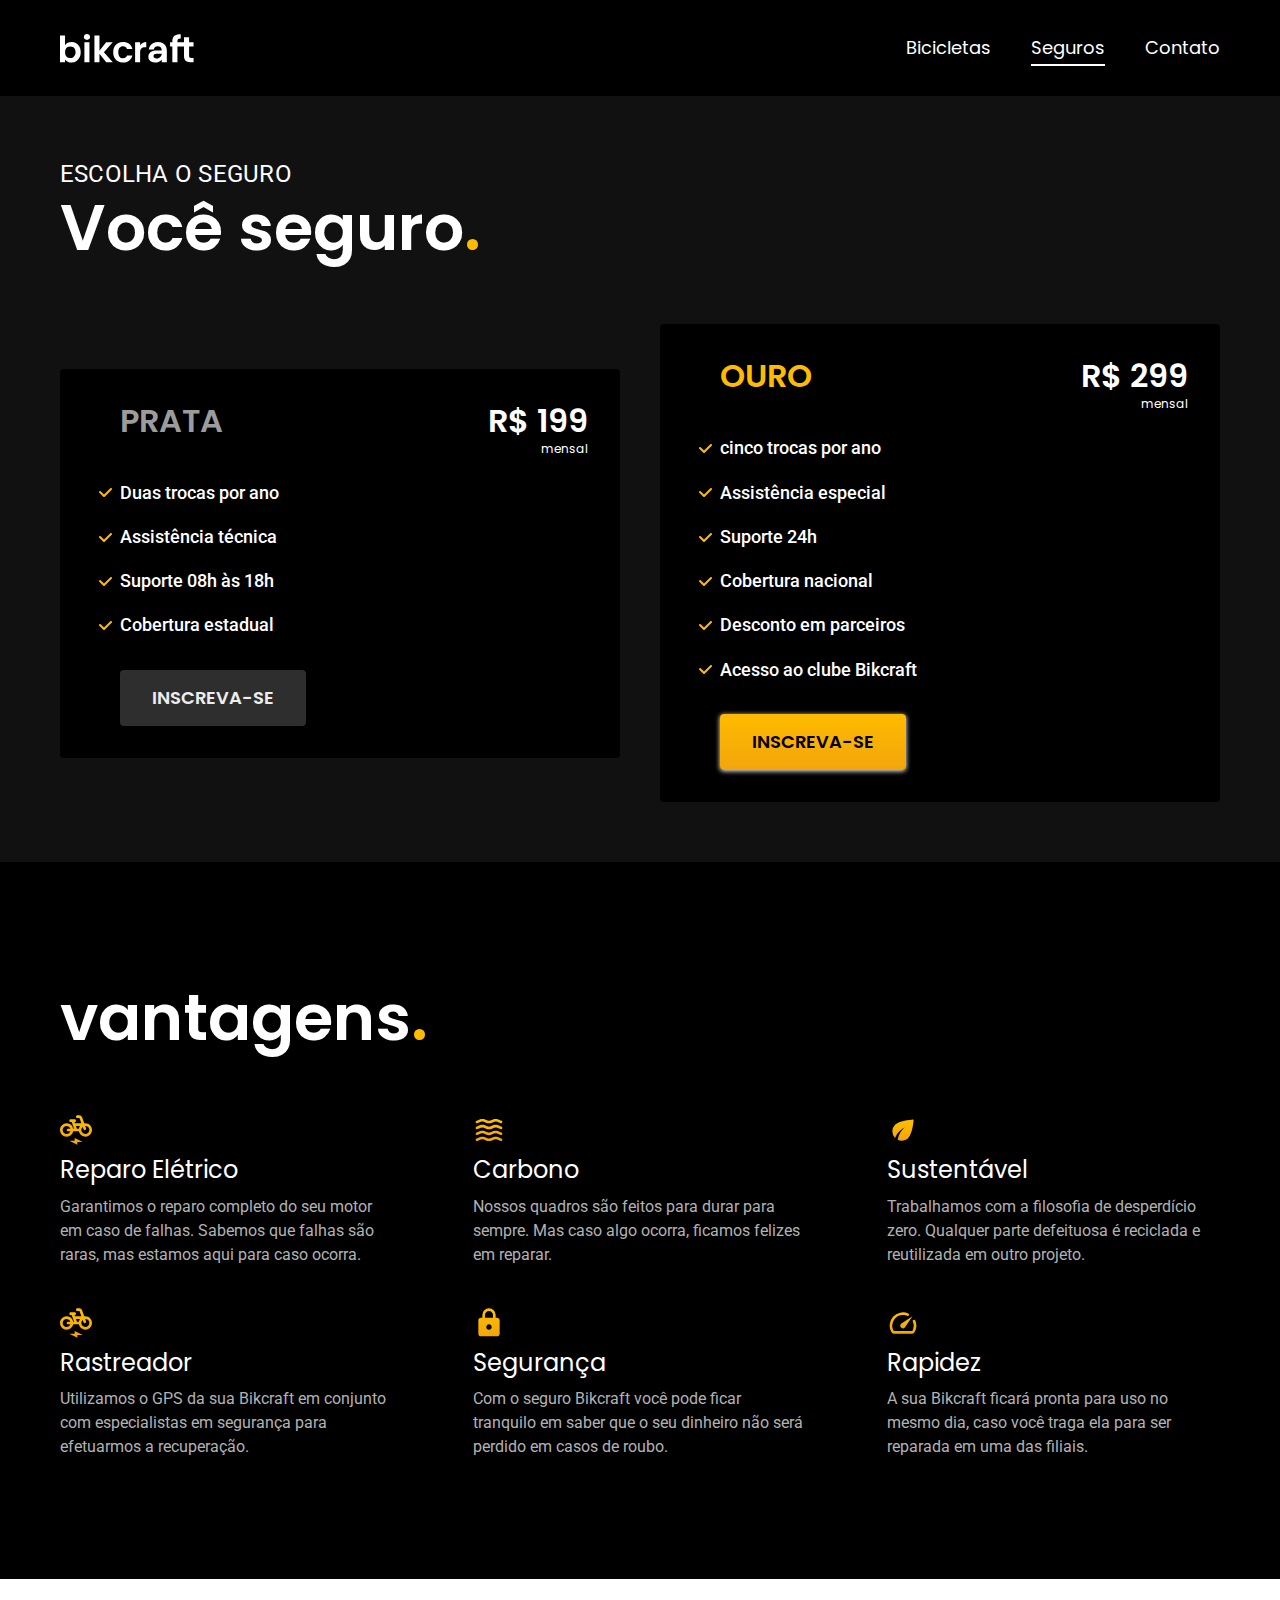
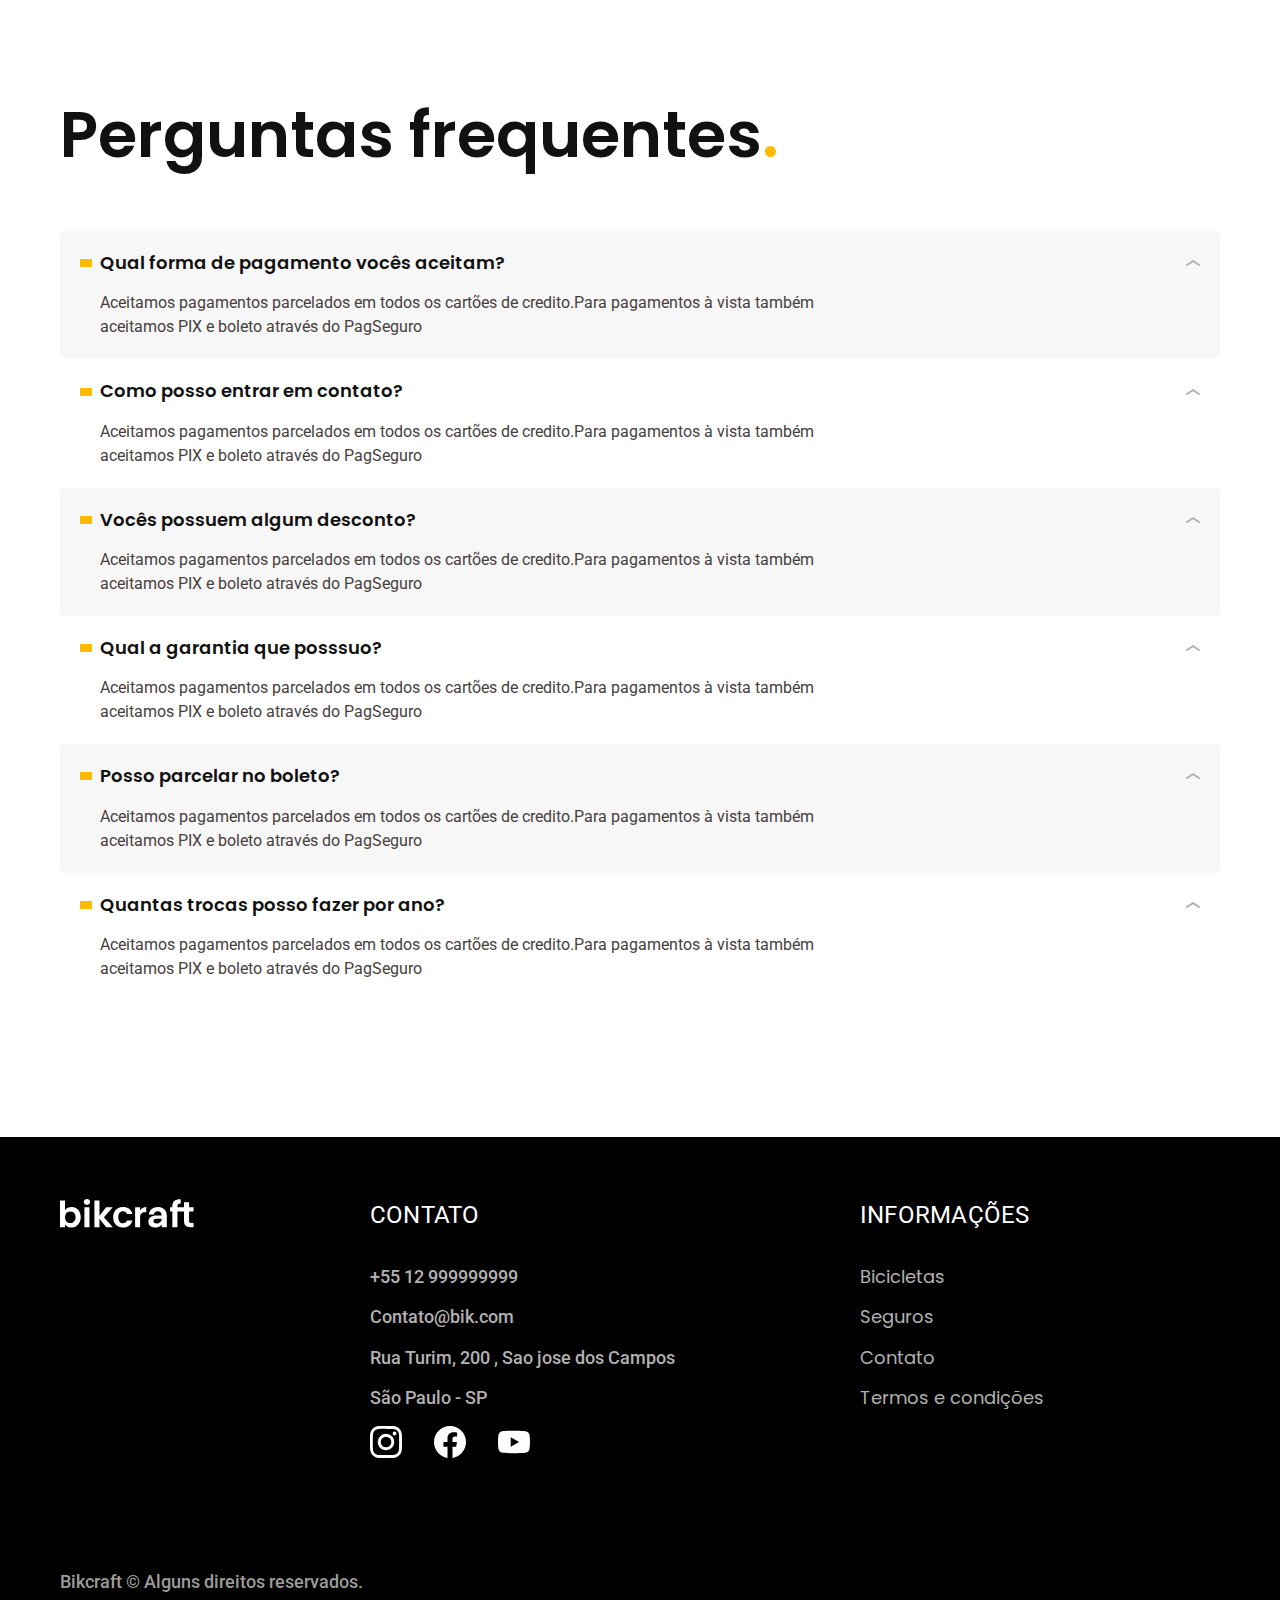
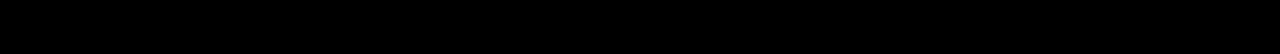
<file: seguros.html>
<!DOCTYPE html>
<html lang="pt-br">
<head>
  <meta charset="UTF-8">
  <meta name="viewport" content="width=device-width, initial-scale=1.0">
  <title>Seguros | Bikcraft</title>
  <meta name="description" content="Termos e condições.">
  
  <link rel="stylesheet" href="./style.css">

  <link rel="preconnect" href="https://fonts.googleapis.com">
<link rel="preconnect" href="https://fonts.gstatic.com" crossorigin>
<link href="https://fonts.googleapis.com/css2?family=Poppins:wght@400;600&family=Roboto:wght@400;500&display=swap" rel="stylesheet">
<link rel="preconnect" href="https://fonts.googleapis.com">
<link rel="preconnect" href="https://fonts.gstatic.com" crossorigin>
<link href="https://fonts.googleapis.com/css2?family=Merriweather:ital,wght@1,900&display=swap" rel="stylesheet">
</head>
<body id="seguros">
  <header class="header-bg">
    <div class="header">
      <a href="./"><img src="./img/bikcraft.svg" alt="Bicicleta-Bikcraft"></a>
      <nav aria-label="primaria">
        <ul class="header-menu font-1-m cor-0">
          <li><a href="./bicicletas.html">Bicicletas</a></li>
          <li><a href="./seguros.html">Seguros</a></li>
          <li><a href="./contatos.html">Contato</a></li>
        </ul>
      </nav>
    </div>
  </header>

  <main class="seguros-bg">
    <div class="titulo-bg">
      <div class="titulo container">
        <p class="font-2-l-b cor-0">Escolha o seguro</p>
        <h1 class="font-1-xxl cor-0">Você seguro<span class="cor-p1">.</span></h1>
      </div>
    </div>

   
      <div class="seguros container">
        <div class="seguros-item">
          <h3 class="font-1-xl cor-6">PRATA</h3>
          <span class="font-1-xl cor-0">R$ 199 <span class="font-1-xs">mensal</span></span>
          <ul class="font-2-m cor-0">
            <li>Duas trocas por ano</li>
            <li>Assistência técnica</li>
            <li>Suporte 08h às 18h</li>
            <li>Cobertura estadual</li>
          </ul>
          <a class="botao secundario" href="./orcamento.html">Inscreva-se</a>
        </div>
        <div class="seguros-item">
          <h3 class="font-1-xl cor-p1">OURO</h3>
          <span class="font-1-xl cor-0">R$ 299 <span class="font-1-xs">mensal</span></span>
          <ul class="font-2-m cor-0">
            <li>cinco trocas por ano</li>
            <li>Assistência especial</li>
            <li>Suporte 24h</li>
            <li>Cobertura nacional</li>
            <li>Desconto em parceiros</li>
            <li>Acesso ao clube Bikcraft</li>
          </ul>
          <a class="botao" href="./orcamento.html">Inscreva-se</a>
        </div>
      </div>
  </main>

  <article class="vantagens-bg">
    <div class="vantagens container">
      <h2 class="font-1-xxl cor-0">vantagens<span class="cor-p1">.</span></h2>
      <ul>
        <li>
          <img src="./img/icones/eletrica.svg" alt="">
          <h3 class="font-1-l cor-0">Reparo Elétrico</h3>
          <p class="font-2-s cor-5">Garantimos o reparo completo do seu motor em caso de falhas. Sabemos que falhas são raras, mas estamos aqui para caso ocorra.</p>
        </li>
        <li>
          <img src="./img/icones/carbono.svg" alt="">
          <h3 class="font-1-l cor-0">Carbono</h3>
          <p class="font-2-s cor-5">Nossos quadros são feitos para durar para sempre. Mas caso algo ocorra, ficamos felizes em reparar.</p>
        </li>
        <li>
          <img src="./img/icones/sustentavel.svg" alt="">
          <h3 class="font-1-l cor-0">Sustentável</h3>
          <p class="font-2-s cor-5">Trabalhamos com a filosofia de desperdício zero. Qualquer parte defeituosa é reciclada e reutilizada em outro projeto.</p>
        </li>
        <li>
          <img src="./img/icones/eletrica.svg" alt="">
          <h3 class="font-1-l cor-0">Rastreador</h3>
          <p class="font-2-s cor-5">Utilizamos o GPS da sua Bikcraft em conjunto com especialistas em segurança para efetuarmos a recuperação.
          </p>
        </li>
        <li>
          <img src="./img/icones/seguro.svg" alt="">
          <h3 class="font-1-l cor-0">Segurança</h3>
          <p class="font-2-s cor-5">Com o seguro Bikcraft você pode ficar tranquilo em saber que o seu dinheiro não será perdido em casos de roubo.</p>
        </li>
        <li>
          <img src="./img/icones/velocidade.svg" alt="">
          <h3 class="font-1-l cor-0">Rapidez</h3>
          <p class="font-2-s cor-5">A sua Bikcraft ficará pronta para uso no mesmo dia, caso você traga ela para ser reparada em uma das filiais.</p>
        </li>
      </ul>
    </div>
  </article>

  <article class="perguntas container">
      <h2 class="font-1-xxl">Perguntas frequentes<span class="cor-p1">.</span></h2>

      <dl>
        <div>
          <dt class="font-1-m-b">Qual forma de pagamento vocês aceitam?</dt>
          <dd class="font-2-s cor-9">Aceitamos pagamentos parcelados em todos os cartões de credito.Para pagamentos à vista também aceitamos PIX e boleto através do PagSeguro</dd>
        </div>
        <div>
          <dt class="font-1-m-b">Como posso entrar em contato?</dt>
          <dd class="font-2-s cor-9">Aceitamos pagamentos parcelados em todos os cartões de credito.Para pagamentos à vista também aceitamos PIX e boleto através do PagSeguro</dd>
        </div>
        <div>
          <dt class="font-1-m-b">Vocês possuem algum desconto?</dt>
          <dd class="font-2-s cor-9">Aceitamos pagamentos parcelados em todos os cartões de credito.Para pagamentos à vista também aceitamos PIX e boleto através do PagSeguro</dd>
        </div>
        <div>
          <dt class="font-1-m-b">Qual a garantia que posssuo?</dt>
          <dd class="font-2-s cor-9">Aceitamos pagamentos parcelados em todos os cartões de credito.Para pagamentos à vista também aceitamos PIX e boleto através do PagSeguro</dd>
        </div>
        <div>
          <dt class="font-1-m-b">Posso parcelar no boleto?</dt>
          <dd class="font-2-s cor-9">Aceitamos pagamentos parcelados em todos os cartões de credito.Para pagamentos à vista também aceitamos PIX e boleto através do PagSeguro</dd>
        </div>
        <div>
          <dt class="font-1-m-b">Quantas trocas posso fazer por ano?</dt>
          <dd class="font-2-s cor-9">Aceitamos pagamentos parcelados em todos os cartões de credito.Para pagamentos à vista também aceitamos PIX e boleto através do PagSeguro</dd>
        </div>
       
      </dl>
  </article>

  <footer class="footer-bg">
    <div class="footer container">
      <img src="./img/bikcraft.svg" alt="bikcraft">
      <div class="footer-contato">
        <h3 class="font-2-l-b cor-0">Contato</h3>
        <ul class="font-2-m cor-5">
          <li><a href="tel:+551299999999">+55 12 999999999</a></li>
          <li><a href="mailto:contato@bikvraft">Contato@bik.com</a></li>
          <li>Rua Turim, 200 , Sao jose dos Campos</li>
          <li>São Paulo - SP</li>
        </ul>
        <div class="footer-redes">
          <a href="./">
            <img src="./img/redes/instagram.svg" alt="Instagram">
          </a>
          <a href="./">
            <img src="./img/redes/facebook.svg" alt="Facebook">
          </a>
          <a href="./">
            <img src="./img/redes/youtube.svg" alt="Youtube">
          </a>
        </div>
      </div>
      <div class="footer-informacoes">
        <h3 class="font-2-l-b cor-0">Informações</h3>
        <nav>
          <ul class="font-1-m cor-5">
            <li><a href="./bicicletas.html">Bicicletas</a></li>
            <li><a href="./seguros.html">Seguros</a></li>
            <li><a href="./contato.html">Contato</a></li>
            <li><a href="./termos.html">Termos e condições</a></li>
          </ul>
        </nav>
      </div>
      <p class="footer-copy font-2-m cor-6" >Bikcraft &copy Alguns direitos reservados.</p>
    </div>

  </footer>
<script src="./javascript/script.js"></script>
</body>
</html>
</file>
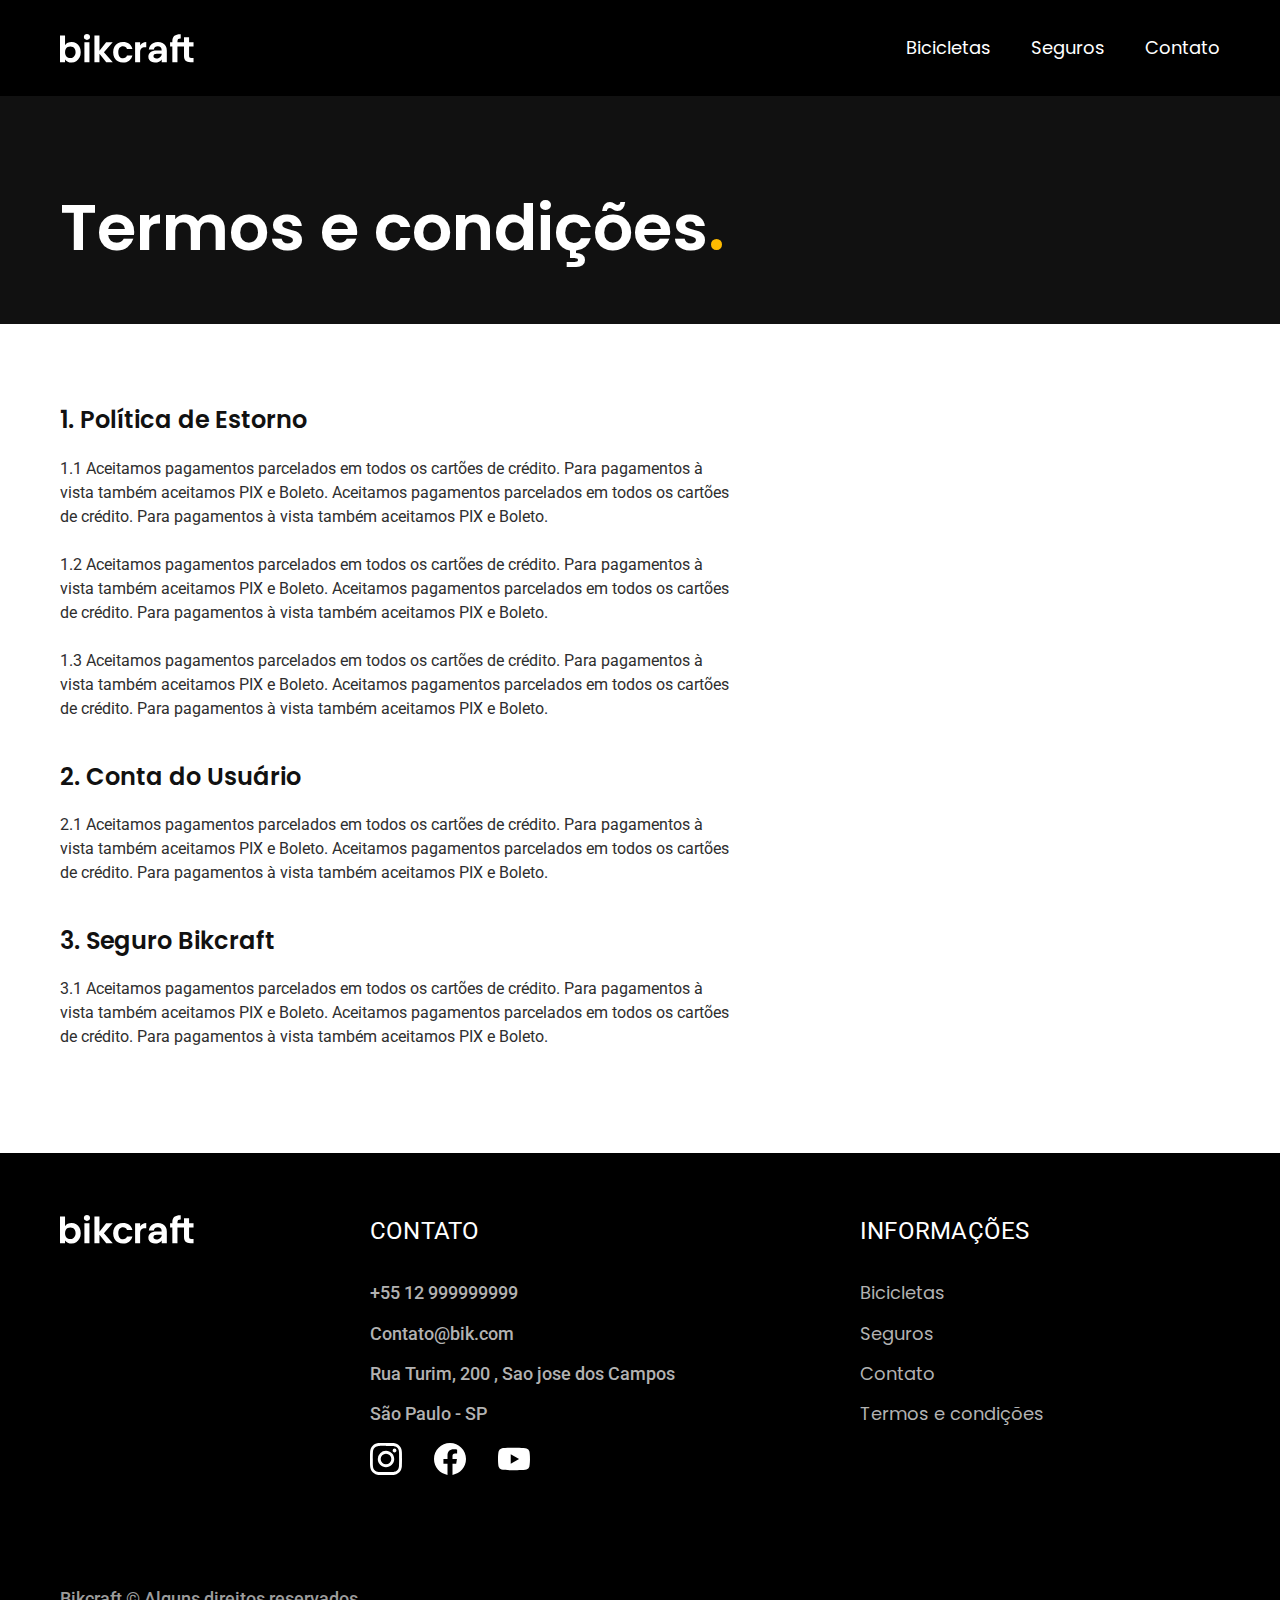
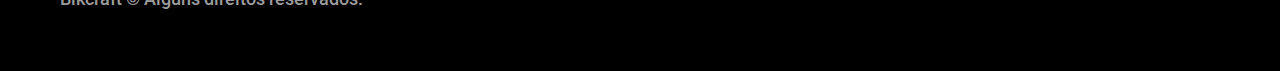
<file: termos.html>
<!DOCTYPE html>
<html lang="pt-br">
<head>
  <meta charset="UTF-8">
  <meta name="viewport" content="width=device-width, initial-scale=1.0">
  <title>Termos e condições | Bikcraft</title>
  <meta name="description" content="Termos e condições.">
  
  <link rel="stylesheet" href="./style.css">

  <link rel="preconnect" href="https://fonts.googleapis.com">
<link rel="preconnect" href="https://fonts.gstatic.com" crossorigin>
<link href="https://fonts.googleapis.com/css2?family=Poppins:wght@400;600&family=Roboto:wght@400;500&display=swap" rel="stylesheet">
<link rel="preconnect" href="https://fonts.googleapis.com">
<link rel="preconnect" href="https://fonts.gstatic.com" crossorigin>
<link href="https://fonts.googleapis.com/css2?family=Merriweather:ital,wght@1,900&display=swap" rel="stylesheet">
</head>
<body id="termos">
  <header class="header-bg">
    <div class="header">
      <a href="./"><img src="./img/bikcraft.svg" alt="Bicicleta-Bikcraft"></a>
      <nav aria-label="primaria">
        <ul class="header-menu font-1-m cor-0">
          <li><a href="./bicicletas.html">Bicicletas</a></li>
          <li><a href="./seguros.html">Seguros</a></li>
          <li><a href="./contato.html">Contato</a></li>
        </ul>
      </nav>
    </div>
  </header>

  <main>
    <div class="titulo-bg">
      <div class="titulo container">
        <p class="font-2-l-b">Termos de uso</p>
        <h1 class="font-1-xxl cor-0">Termos e condições<span class="cor-p1">.</span></h1>
      </div>
    </div>

    <div class="termos  font-2-s cor-10 container">
     <h2 class="font-1-l cor-11">1. Política de Estorno</h2> 
<p>1.1 Aceitamos pagamentos parcelados em todos os cartões de crédito. Para pagamentos à vista também aceitamos PIX e Boleto. Aceitamos pagamentos parcelados em todos os cartões de crédito. Para pagamentos à vista também aceitamos PIX e Boleto.</p>

<p>1.2 Aceitamos pagamentos parcelados em todos os cartões de crédito. Para pagamentos à vista também aceitamos PIX e Boleto. Aceitamos pagamentos parcelados em todos os cartões de crédito. Para pagamentos à vista também aceitamos PIX e Boleto.</p>

<p>1.3 Aceitamos pagamentos parcelados em todos os cartões de crédito. Para pagamentos à vista também aceitamos PIX e Boleto. Aceitamos pagamentos parcelados em todos os cartões de crédito. Para pagamentos à vista também aceitamos PIX e Boleto.</p>

<h2 class="font-1-l cor-11">2. Conta do Usuário</h2>
<p>2.1 Aceitamos pagamentos parcelados em todos os cartões de crédito. Para pagamentos à vista também aceitamos PIX e Boleto. Aceitamos pagamentos parcelados em todos os cartões de crédito. Para pagamentos à vista também aceitamos PIX e Boleto.</p>

<h2 class="font-1-l cor-11">3. Seguro Bikcraft</h2>
<p>3.1 Aceitamos pagamentos parcelados em todos os cartões de crédito. Para pagamentos à vista também aceitamos PIX e Boleto. Aceitamos pagamentos parcelados em todos os cartões de crédito. Para pagamentos à vista também aceitamos PIX e Boleto.</p>

    </div>
  </main>

  <footer class="footer-bg">
    <div class="footer container">
      <img src="./img/bikcraft.svg" alt="bikcraft">
      <div class="footer-contato">
        <h3 class="font-2-l-b cor-0">Contato</h3>
        <ul class="font-2-m cor-5">
          <li><a href="tel:+551299999999">+55 12 999999999</a></li>
          <li><a href="mailto:contato@bikvraft">Contato@bik.com</a></li>
          <li>Rua Turim, 200 , Sao jose dos Campos</li>
          <li>São Paulo - SP</li>
        </ul>
        <div class="footer-redes">
          <a href="./">
            <img src="./img/redes/instagram.svg" alt="Instagram">
          </a>
          <a href="./">
            <img src="./img/redes/facebook.svg" alt="Facebook">
          </a>
          <a href="./">
            <img src="./img/redes/youtube.svg" alt="Youtube">
          </a>
        </div>
      </div>
      <div class="footer-informacoes">
        <h3 class="font-2-l-b cor-0">Informações</h3>
        <nav>
          <ul class="font-1-m cor-5">
            <li><a href="./bicicletas.html">Bicicletas</a></li>
            <li><a href="./seguros.html">Seguros</a></li>
            <li><a href="./contato.html">Contato</a></li>
            <li><a href="./termos.html">Termos e condições</a></li>
          </ul>
        </nav>
      </div>
      <p class="footer-copy font-2-m cor-6" >Bikcraft &copy Alguns direitos reservados.</p>
    </div>

  </footer>
<script src="./javascript/script.js"></script>
</body>
</html>
</file>
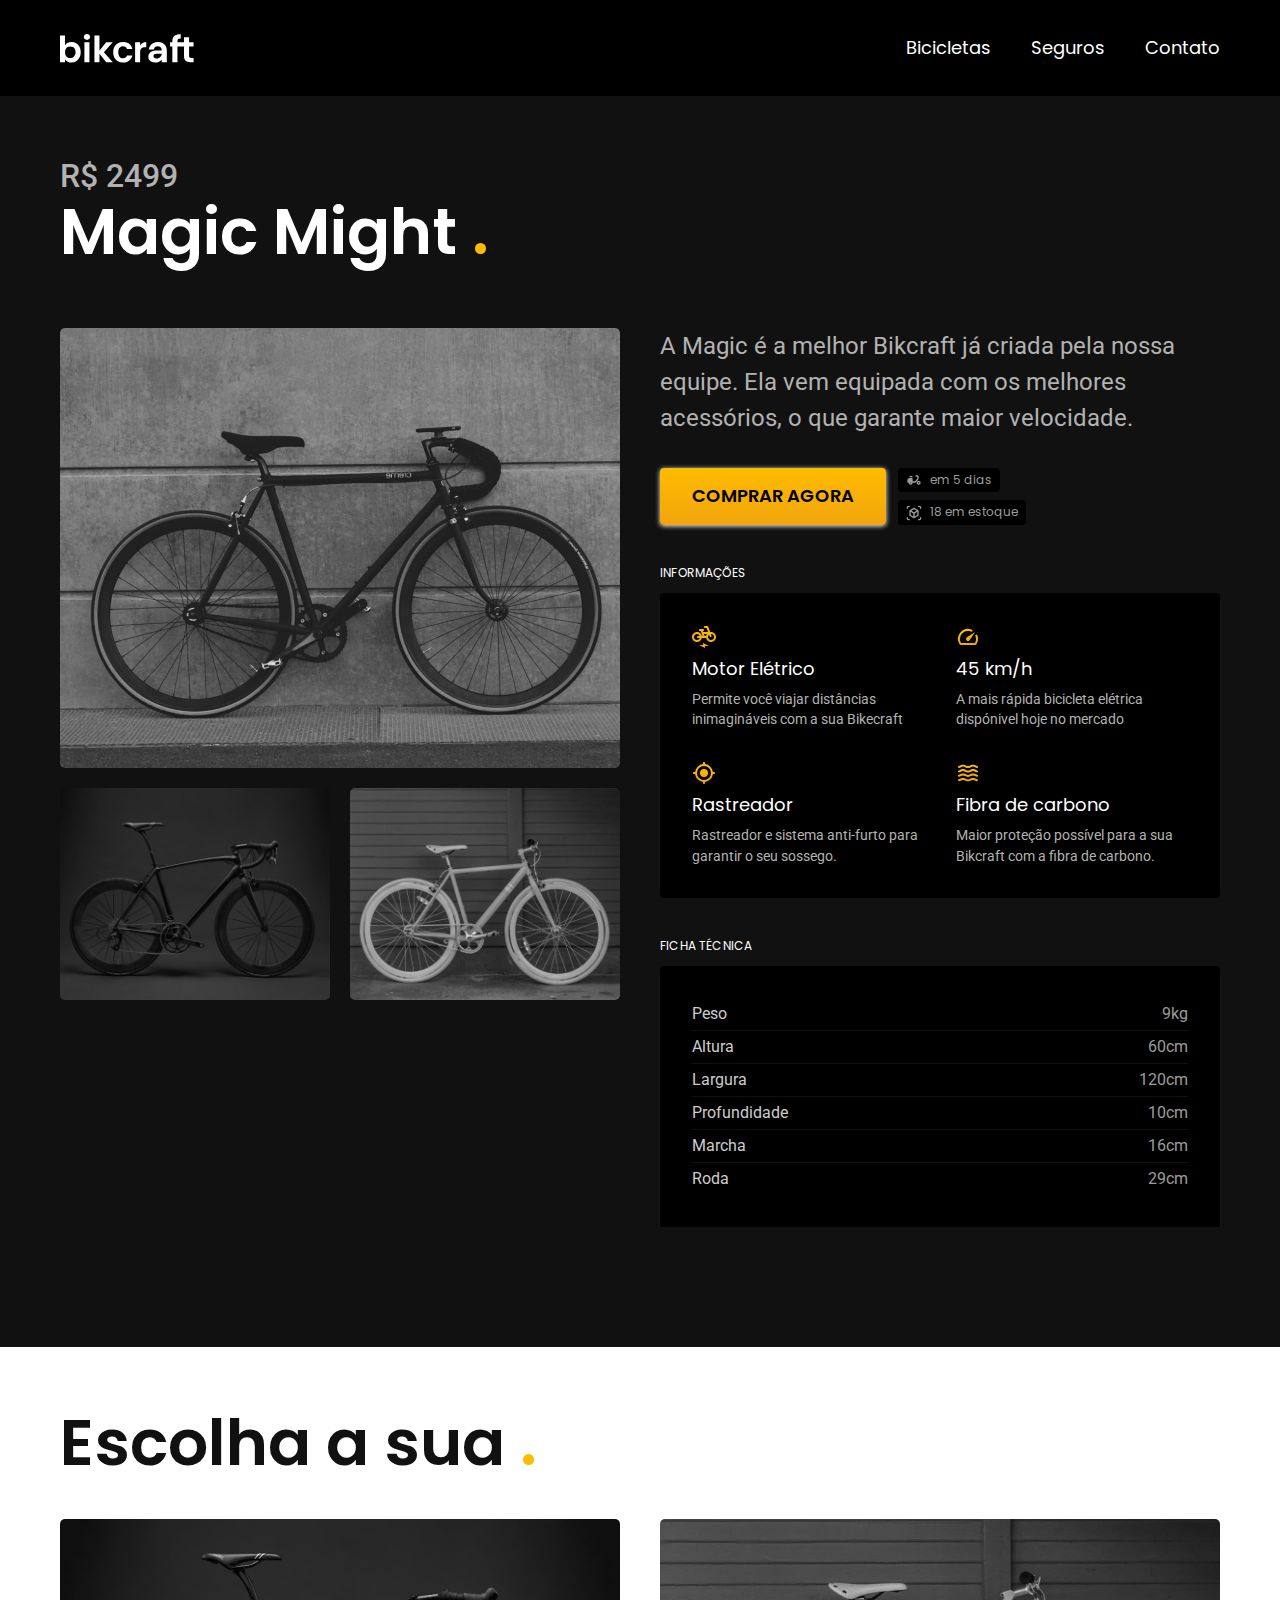
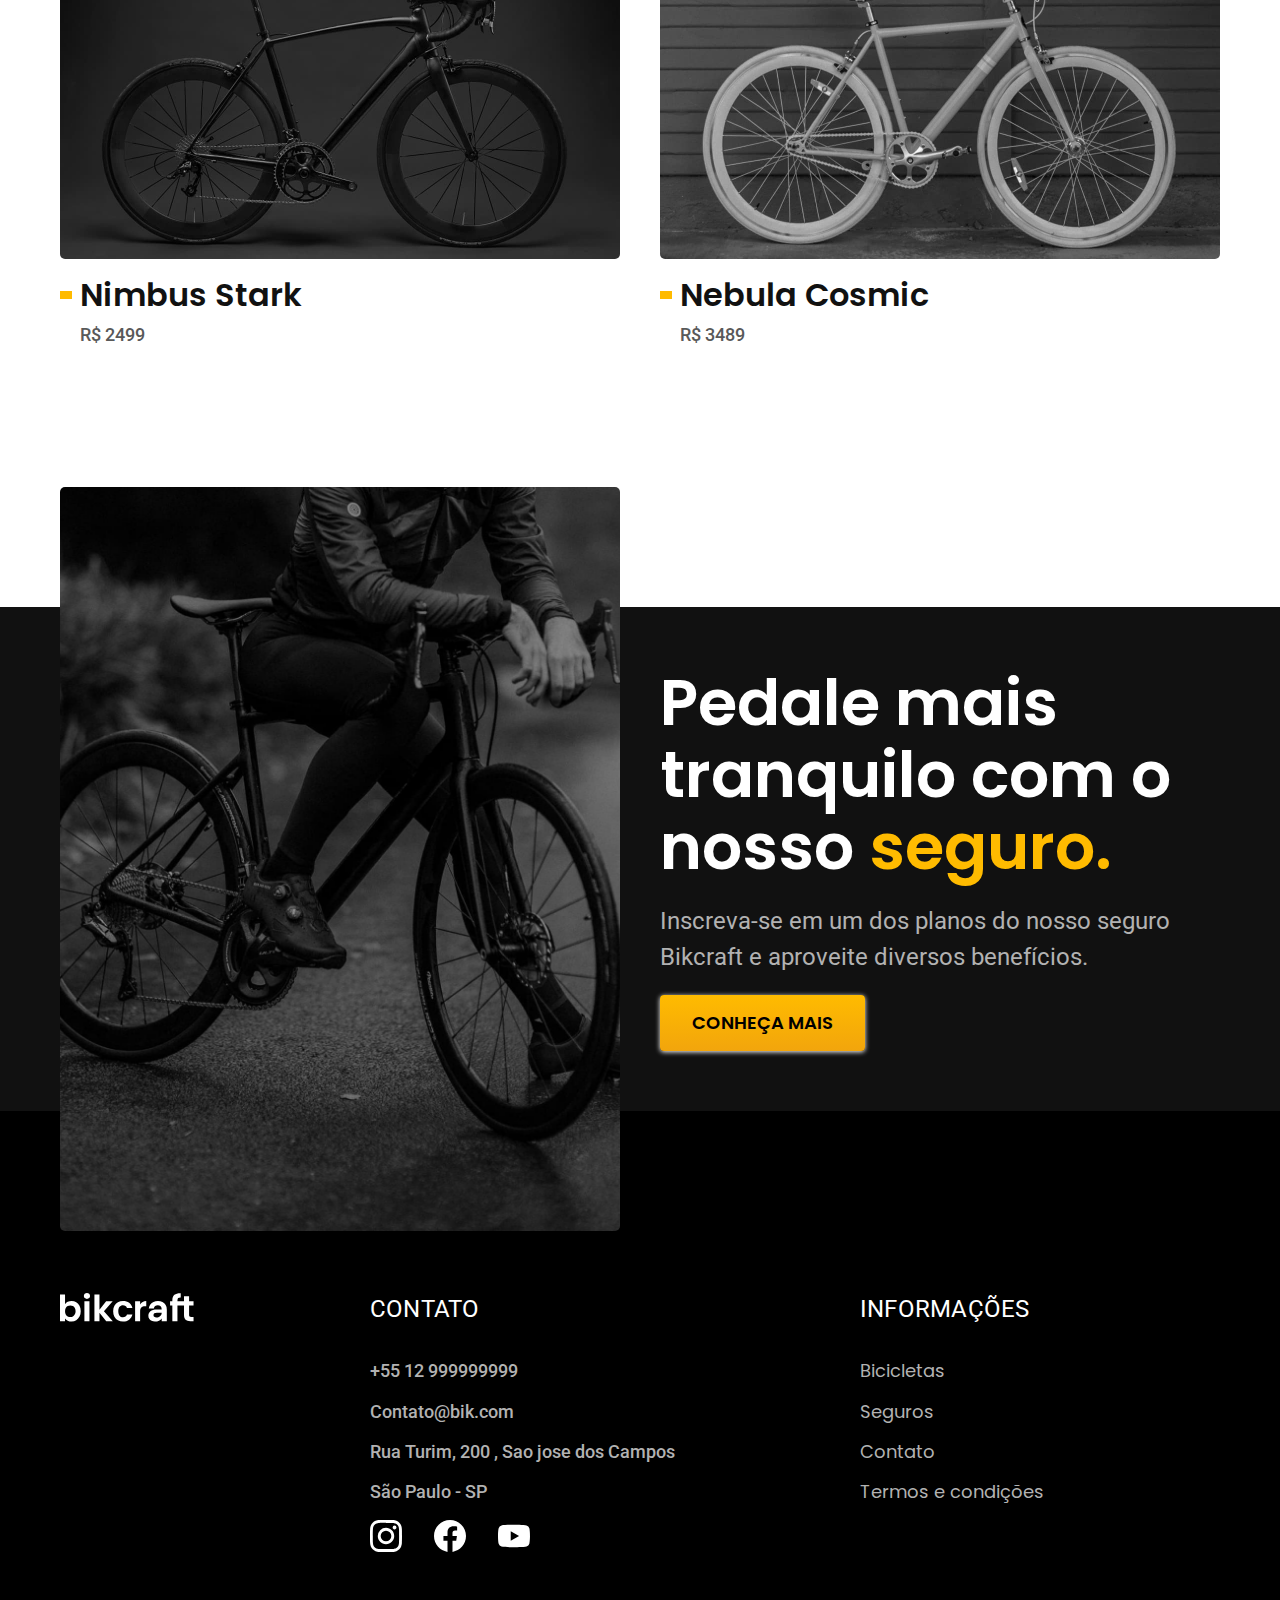
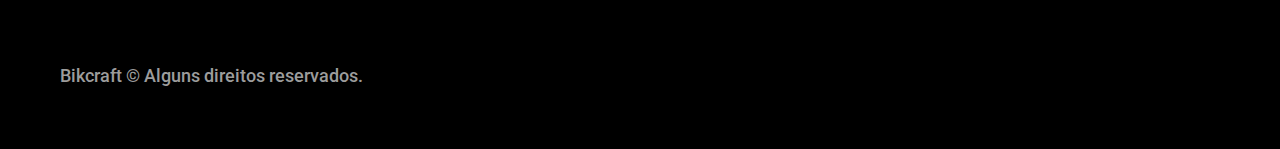
<file: bicicletass/magic.html>
<!DOCTYPE html>
<html lang="pt-br">
<head>
  <meta charset="UTF-8">
  <meta name="viewport" content="width=device-width, initial-scale=1.0">
  <title>Magic | Bikcraft</title>
  <meta name="description" content="Termos e condições.">
  
  <link rel="stylesheet" href="../style.css">

  <link rel="preconnect" href="https://fonts.googleapis.com">
<link rel="preconnect" href="https://fonts.gstatic.com" crossorigin>
<link href="https://fonts.googleapis.com/css2?family=Poppins:wght@400;600&family=Roboto:wght@400;500&display=swap" rel="stylesheet">
<link rel="preconnect" href="https://fonts.googleapis.com">
<link rel="preconnect" href="https://fonts.gstatic.com" crossorigin>
<link href="https://fonts.googleapis.com/css2?family=Merriweather:ital,wght@1,900&display=swap" rel="stylesheet">
</head>
<body id="bicicleta">
  <header class="header-bg">
    <div class="header">
      <a href="../"><img src="../img/bikcraft.svg" alt="Bicicleta-Bikcraft"></a>
      <nav aria-label="primaria">
        <ul class="header-menu font-1-m cor-0">
          <li><a href="../bicicletas.html">Bicicletas</a></li>
          <li><a href="../seguros.html">Seguros</a></li>
          <li><a href="../contato.html">Contato</a></li>
        </ul>
      </nav>
    </div>
  </header>

  <main class="titulo-bg">
    <div>
      <div class="titulo container">
        <p class="font-2-xl cor-5">R$ 2499</p>
        <h1 class="font-1-xxl cor-0">Magic Might <span class="cor-p1">.</span></h1>
      </div>
    </div>
    <div class="bicicleta container">
      <div class="bicicleta-imagens">
        <img src="../img/bicicleta/nimbus2.jpg" alt="">
        <img src="../img/bicicleta/nimbus1.jpg" alt="">
        <img src="../img/bicicleta/nimbus3.jpg" alt="">
      </div>
      <div class="bicicleta-conteudo">
        <p class="font-2-l cor-5">A Magic é a melhor Bikcraft já criada pela nossa equipe. Ela vem equipada com os melhores acessórios, o que garante maior velocidade.</p>
        <div class="bicicleta-comprar">
          <a class="botao" href="../orcamento.html">Comprar Agora</a>

          <span class="font-1-xs cor-6"><img src="../img/icones/entrega.svg"> em 5 dias</span>
          <span class="font-1-xs cor-6"><img src="../img/icones/estoque.svg"> 18 em estoque</span>
        </div>
     
      <h2 class="font-1-xs cor-0">Informações</h2>
      <ul class="bicicleta-informacoes">
        <li>
          <img src="../img/icones/eletrica.svg" alt="">
          <h3 class="font-1-m cor-0">Motor Elétrico</h3>
          <p class="font-2-xs cor-5">Permite você viajar distâncias inimagináveis com a sua Bikecraft</p>
        </li>
        <li>
          <img src="../img/icones/velocidade.svg" alt="">
          <h3 class="font-1-m cor-0">45 km/h</h3>
          <p class="font-2-xs cor-5">A mais rápida bicicleta elétrica dispónivel hoje no mercado</p>
        </li>
        <li>
          <img src="../img/icones/rastreador.svg" alt="">
          <h3 class="font-1-m cor-0">Rastreador</h3>
          <p class="font-2-xs cor-5">Rastreador e sistema anti-furto para garantir o seu sossego.</p>
        </li>
        <li>
          <img src="../img/icones/carbono.svg" alt="">
          <h3 class="font-1-m cor-0">Fibra de carbono</h3>
          <p class="font-2-xs cor-5">Maior proteção possível para a sua Bikcraft com a fibra de carbono.</p>
        </li>

      </ul>
      <h2 class="font-1-xs cor-0">Ficha técnica</h2>
      <ul class="bicicleta-ficha font-2-s cor-4">
        <li>Peso <span>9kg</span></li>
        <li>Altura <span>60cm</span></li>
        <li>Largura <span>120cm</span></li>
        <li>Profundidade <span>10cm</span></li>
        <li>Marcha <span>16cm</span></li>
        <li>Roda <span>29cm</span></li>
      </ul>
    </div>
    </div>
   </main>

  
  <article class="bicicletas-lista container">
    <h2 class="font-1-xxl">Escolha a sua <span class="cor-p1">.</span></h2>

    <ul>
      <li>
        <a href="../bicicletass/nimbus.html">
          <img src="../img/bicicletas/nimbus.jpg" alt="bicicleta-preta">
          <h3 class="font-1-xl">Nimbus Stark</h3>
          <span class="font-2-m cor-8">R$ 2499</span>
        </a>
      </li>


      <li>
        <a href="../bicicletass/nebula.html">
          <img src="../img/bicicletas/nebula.jpg" alt="bicicleta-preta">
          <h3 class="font-1-xl">Nebula Cosmic</h3>
          <span class="font-2-m cor-8">R$ 3489</span>
        </a>
      </li>
    </ul>
  </article>

  <article class="seguro-bg">
    <div class="seguro container">
      <div class="seguro-imagem">
        <img src="../img/fotos/seguros.jpg" alt="Pessoa parada em cima de uma bicicleta">
      </div>
      <div class="seguro-conteudo">
        <h2 class="font-1-xxl cor-0">Pedale mais tranquilo com o nosso <span class="cor-p1">seguro.</span></h2>
        <p class="font-2-l cor-5">Inscreva-se em um dos planos do nosso seguro Bikcraft e aproveite diversos benefícios.</p>
        <a class="botao" href="../seguros.html">Conheça Mais</a>
      </div>
    </div>
  </article>

  <footer class="footer-bg">
    <div class="footer container">
      <img src="../img/bikcraft.svg" alt="bikcraft">
      <div class="footer-contato">
        <h3 class="font-2-l-b cor-0">Contato</h3>
        <ul class="font-2-m cor-5">
          <li><a href="tel:+551299999999">+55 12 999999999</a></li>
          <li><a href="mailto:contato@bikvraft">Contato@bik.com</a></li>
          <li>Rua Turim, 200 , Sao jose dos Campos</li>
          <li>São Paulo - SP</li>
        </ul>
        <div class="footer-redes">
          <a href=".../">
            <img src="../img/redes/instagram.svg" alt="Instagram">
          </a>
          <a href="../">
            <img src="../img/redes/facebook.svg" alt="Facebook">
          </a>
          <a href="../">
            <img src="../img/redes/youtube.svg" alt="Youtube">
          </a>
        </div>
        </div>
      <div class="footer-informacoes">
        <h3 class="font-2-l-b cor-0">Informações</h3>
        <nav>
          <ul class="font-1-m cor-5">
            <li><a href="../bicicletas.html">Bicicletas</a></li>
            <li><a href="../seguros.html">Seguros</a></li>
            <li><a href="../contato.html">Contato</a></li>
            <li><a href="../termos.html">Termos e condições</a></li>
          </ul>
        </nav>
      </div>
      <p class="footer-copy font-2-m cor-6" >Bikcraft &copy Alguns direitos reservados.</p>
    </div>

  </footer>
<script src="../javascript/script.js"></script>
</body>
</html>
</file>
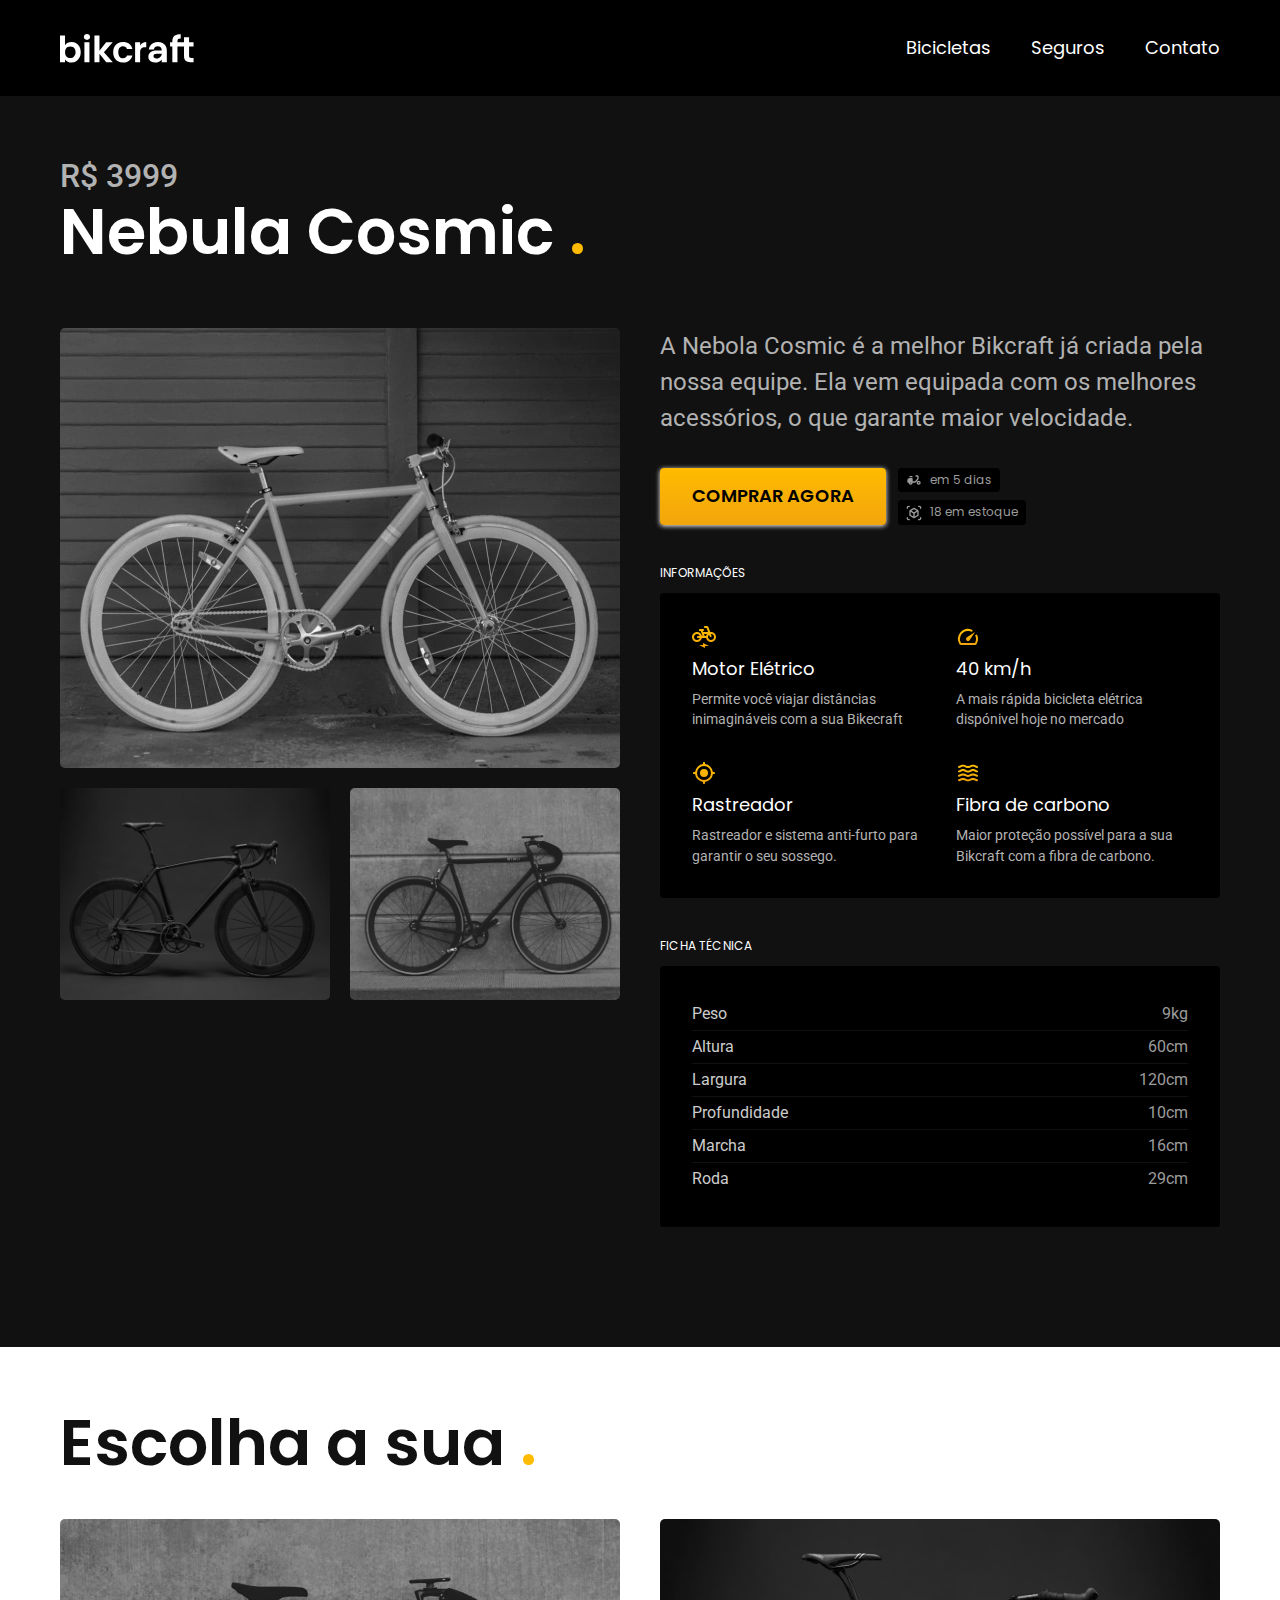
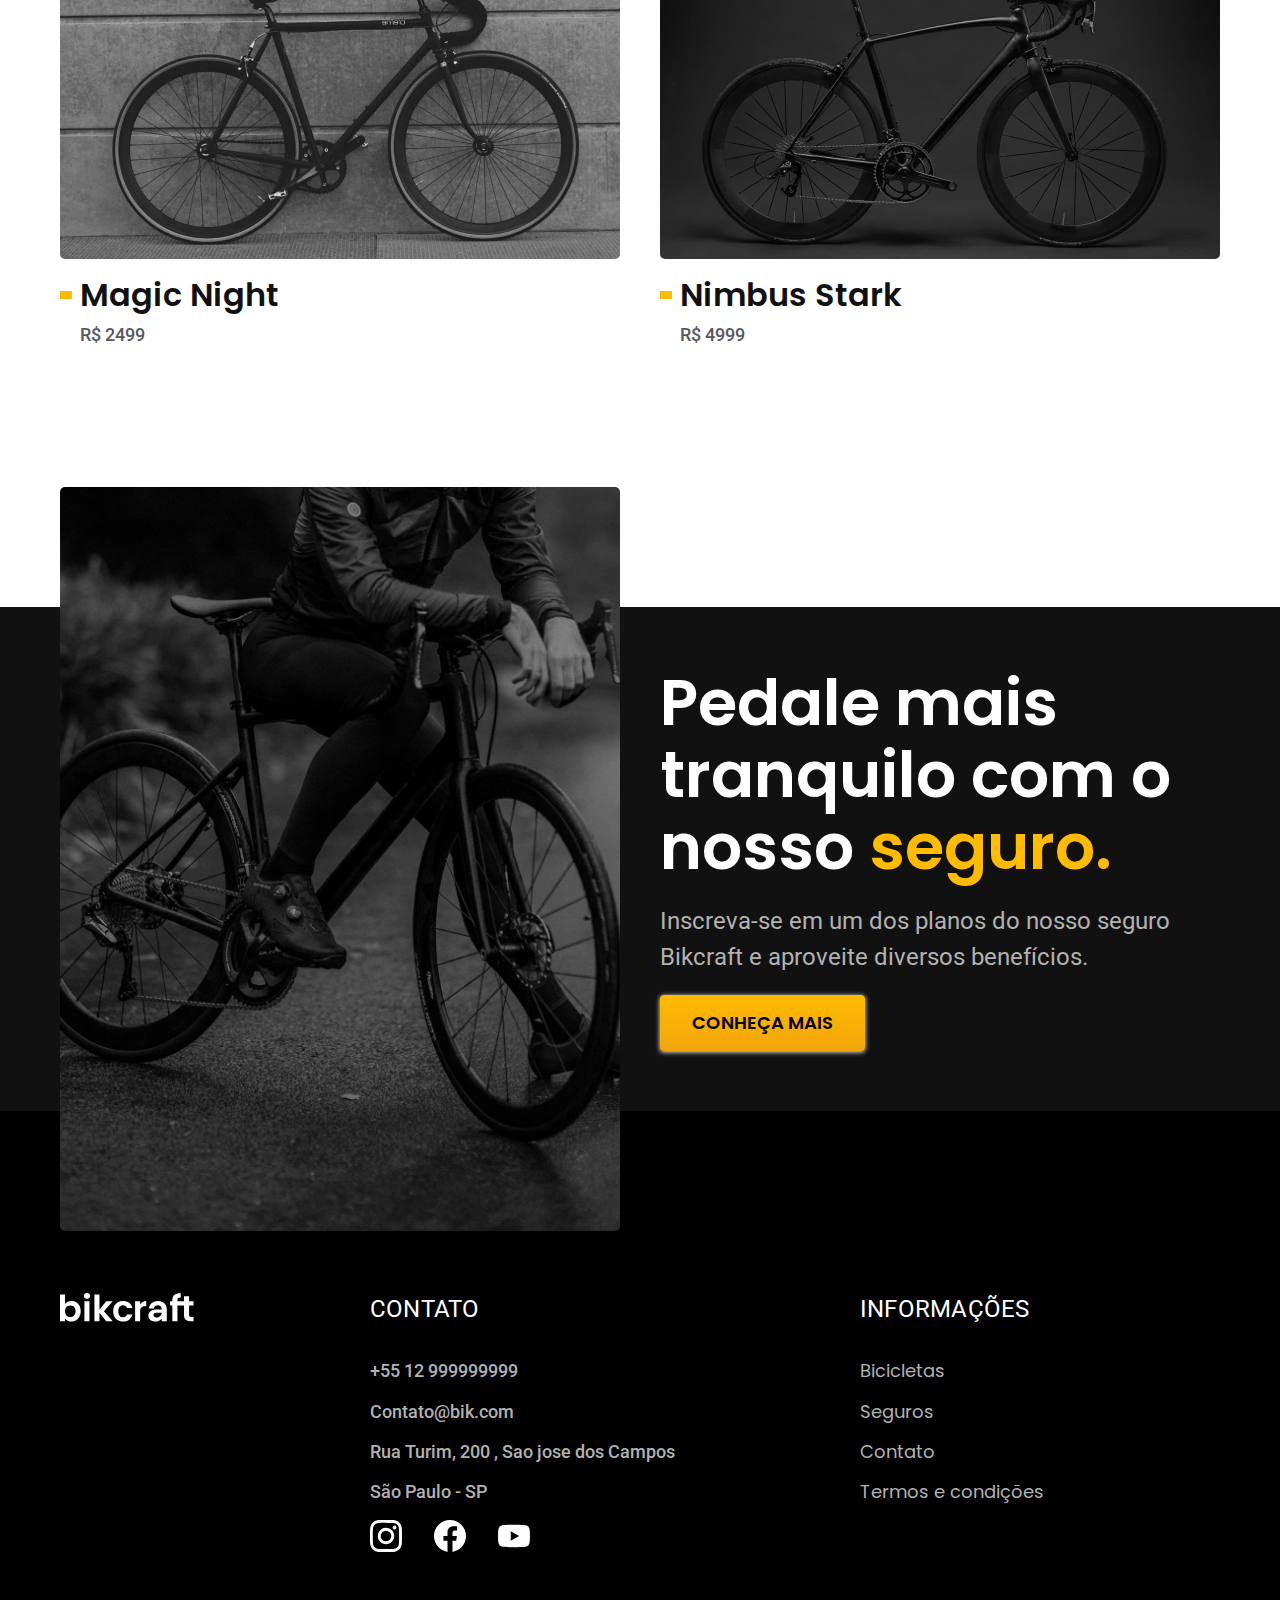
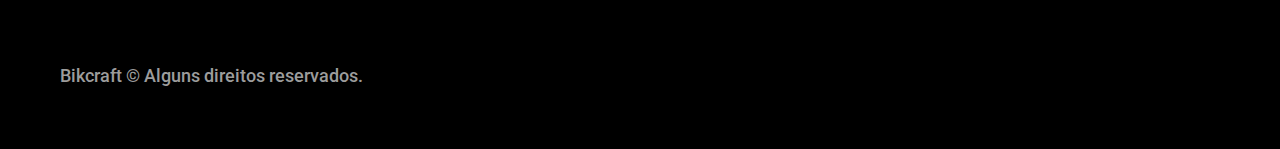
<file: bicicletass/nebula.html>
<!DOCTYPE html>
<html lang="pt-br">
<head>
  <meta charset="UTF-8">
  <meta name="viewport" content="width=device-width, initial-scale=1.0">
  <title>Nebula | Bikcraft</title>
  <meta name="description" content="Termos e condições.">
  
  <link rel="stylesheet" href="../style.css">

  <link rel="preconnect" href="https://fonts.googleapis.com">
<link rel="preconnect" href="https://fonts.gstatic.com" crossorigin>
<link href="https://fonts.googleapis.com/css2?family=Poppins:wght@400;600&family=Roboto:wght@400;500&display=swap" rel="stylesheet">
<link rel="preconnect" href="https://fonts.googleapis.com">
<link rel="preconnect" href="https://fonts.gstatic.com" crossorigin>
<link href="https://fonts.googleapis.com/css2?family=Merriweather:ital,wght@1,900&display=swap" rel="stylesheet">
</head>
<body id="bicicleta">
  <header class="header-bg">
    <div class="header">
      <a href="../"><img src="../img/bikcraft.svg" alt="Bicicleta-Bikcraft"></a>
      <nav aria-label="primaria">
        <ul class="header-menu font-1-m cor-0">
          <li><a href="../bicicletas.html">Bicicletas</a></li>
          <li><a href="../seguros.html">Seguros</a></li>
          <li><a href="../contato.html">Contato</a></li>
        </ul>
      </nav>
    </div>
  </header>

  <main class="titulo-bg">
    <div>
      <div class="titulo container">
        <p class="font-2-xl cor-5">R$ 3999</p>
        <h1 class="font-1-xxl cor-0">Nebula Cosmic <span class="cor-p1">.</span></h1>
      </div>
    </div>
    <div class="bicicleta container">
      <div class="bicicleta-imagens">
        <img src="../img/bicicleta/nimbus3.jpg" alt="">
        <img src="../img/bicicleta/nimbus1.jpg" alt="">
        <img src="../img/bicicleta/nimbus2.jpg" alt="">
      </div>
      <div class="bicicleta-conteudo">
        <p class="font-2-l cor-5">A Nebola Cosmic é a melhor Bikcraft já criada pela nossa equipe. Ela vem equipada com os melhores acessórios, o que garante maior velocidade.</p>
        <div class="bicicleta-comprar">
          <a class="botao" href="../orcamento.html">Comprar Agora</a>

          <span class="font-1-xs cor-6"><img src="../img/icones/entrega.svg"> em 5 dias</span>
          <span class="font-1-xs cor-6"><img src="../img/icones/estoque.svg"> 18 em estoque</span>
        </div>
     
      <h2 class="font-1-xs cor-0">Informações</h2>
      <ul class="bicicleta-informacoes">
        <li>
          <img src="../img/icones/eletrica.svg" alt="">
          <h3 class="font-1-m cor-0">Motor Elétrico</h3>
          <p class="font-2-xs cor-5">Permite você viajar distâncias inimagináveis com a sua Bikecraft</p>
        </li>
        <li>
          <img src="../img/icones/velocidade.svg" alt="">
          <h3 class="font-1-m cor-0">40 km/h</h3>
          <p class="font-2-xs cor-5">A mais rápida bicicleta elétrica dispónivel hoje no mercado</p>
        </li>
        <li>
          <img src="../img/icones/rastreador.svg" alt="">
          <h3 class="font-1-m cor-0">Rastreador</h3>
          <p class="font-2-xs cor-5">Rastreador e sistema anti-furto para garantir o seu sossego.</p>
        </li>
        <li>
          <img src="../img/icones/carbono.svg" alt="">
          <h3 class="font-1-m cor-0">Fibra de carbono</h3>
          <p class="font-2-xs cor-5">Maior proteção possível para a sua Bikcraft com a fibra de carbono.</p>
        </li>

      </ul>
      <h2 class="font-1-xs cor-0">Ficha técnica</h2>
      <ul class="bicicleta-ficha font-2-s cor-4">
        <li>Peso <span>9kg</span></li>
        <li>Altura <span>60cm</span></li>
        <li>Largura <span>120cm</span></li>
        <li>Profundidade <span>10cm</span></li>
        <li>Marcha <span>16cm</span></li>
        <li>Roda <span>29cm</span></li>
      </ul>
    </div>
    </div>
   </main>

  
  <article class="bicicletas-lista container">
    <h2 class="font-1-xxl">Escolha a sua <span class="cor-p1">.</span></h2>

    <ul>
      <li>
        <a href="../bicicletass/magic.html">
          <img src="../img/bicicletas/magic.jpg" alt="bicicleta-preta">
          <h3 class="font-1-xl">Magic Night</h3>
          <span class="font-2-m cor-8">R$ 2499</span>
        </a>
      </li>


      <li>
        <a href="../bicicletass/nimbus.html">
          <img src="../img/bicicletas/nimbus.jpg" alt="bicicleta-preta">
          <h3 class="font-1-xl">Nimbus Stark</h3>
          <span class="font-2-m cor-8">R$ 4999</span>
        </a>
      </li>
    </ul>
  </article>

  <article class="seguro-bg">
    <div class="seguro container">
      <div class="seguro-imagem">
        <img src="../img/fotos/seguros.jpg" alt="Pessoa parada em cima de uma bicicleta">
      </div>
      <div class="seguro-conteudo">
        <h2 class="font-1-xxl cor-0">Pedale mais tranquilo com o nosso <span class="cor-p1">seguro.</span></h2>
        <p class="font-2-l cor-5">Inscreva-se em um dos planos do nosso seguro Bikcraft e aproveite diversos benefícios.</p>
        <a class="botao" href="../seguros.html">Conheça Mais</a>
      </div>
    </div>
  </article>

  <footer class="footer-bg">
    <div class="footer container">
      <img src="../img/bikcraft.svg" alt="bikcraft">
      <div class="footer-contato">
        <h3 class="font-2-l-b cor-0">Contato</h3>
        <ul class="font-2-m cor-5">
          <li><a href="tel:+551299999999">+55 12 999999999</a></li>
          <li><a href="mailto:contato@bikvraft">Contato@bik.com</a></li>
          <li>Rua Turim, 200 , Sao jose dos Campos</li>
          <li>São Paulo - SP</li>
        </ul>
        <div class="footer-redes">
          <a href=".../">
            <img src="../img/redes/instagram.svg" alt="Instagram">
          </a>
          <a href="../">
            <img src="../img/redes/facebook.svg" alt="Facebook">
          </a>
          <a href="../">
            <img src="../img/redes/youtube.svg" alt="Youtube">
          </a>
        </div>
        </div>
      <div class="footer-informacoes">
        <h3 class="font-2-l-b cor-0">Informações</h3>
        <nav>
          <ul class="font-1-m cor-5">
            <li><a href="../bicicletas.html">Bicicletas</a></li>
            <li><a href="../seguros.html">Seguros</a></li>
            <li><a href="../contato.html">Contato</a></li>
            <li><a href="../termos.html">Termos e condições</a></li>
          </ul>
        </nav>
      </div>
      <p class="footer-copy font-2-m cor-6" >Bikcraft &copy Alguns direitos reservados.</p>
    </div>

  </footer>
  <script src="../javascript/script.js"></script>
</body>
</html>
</file>
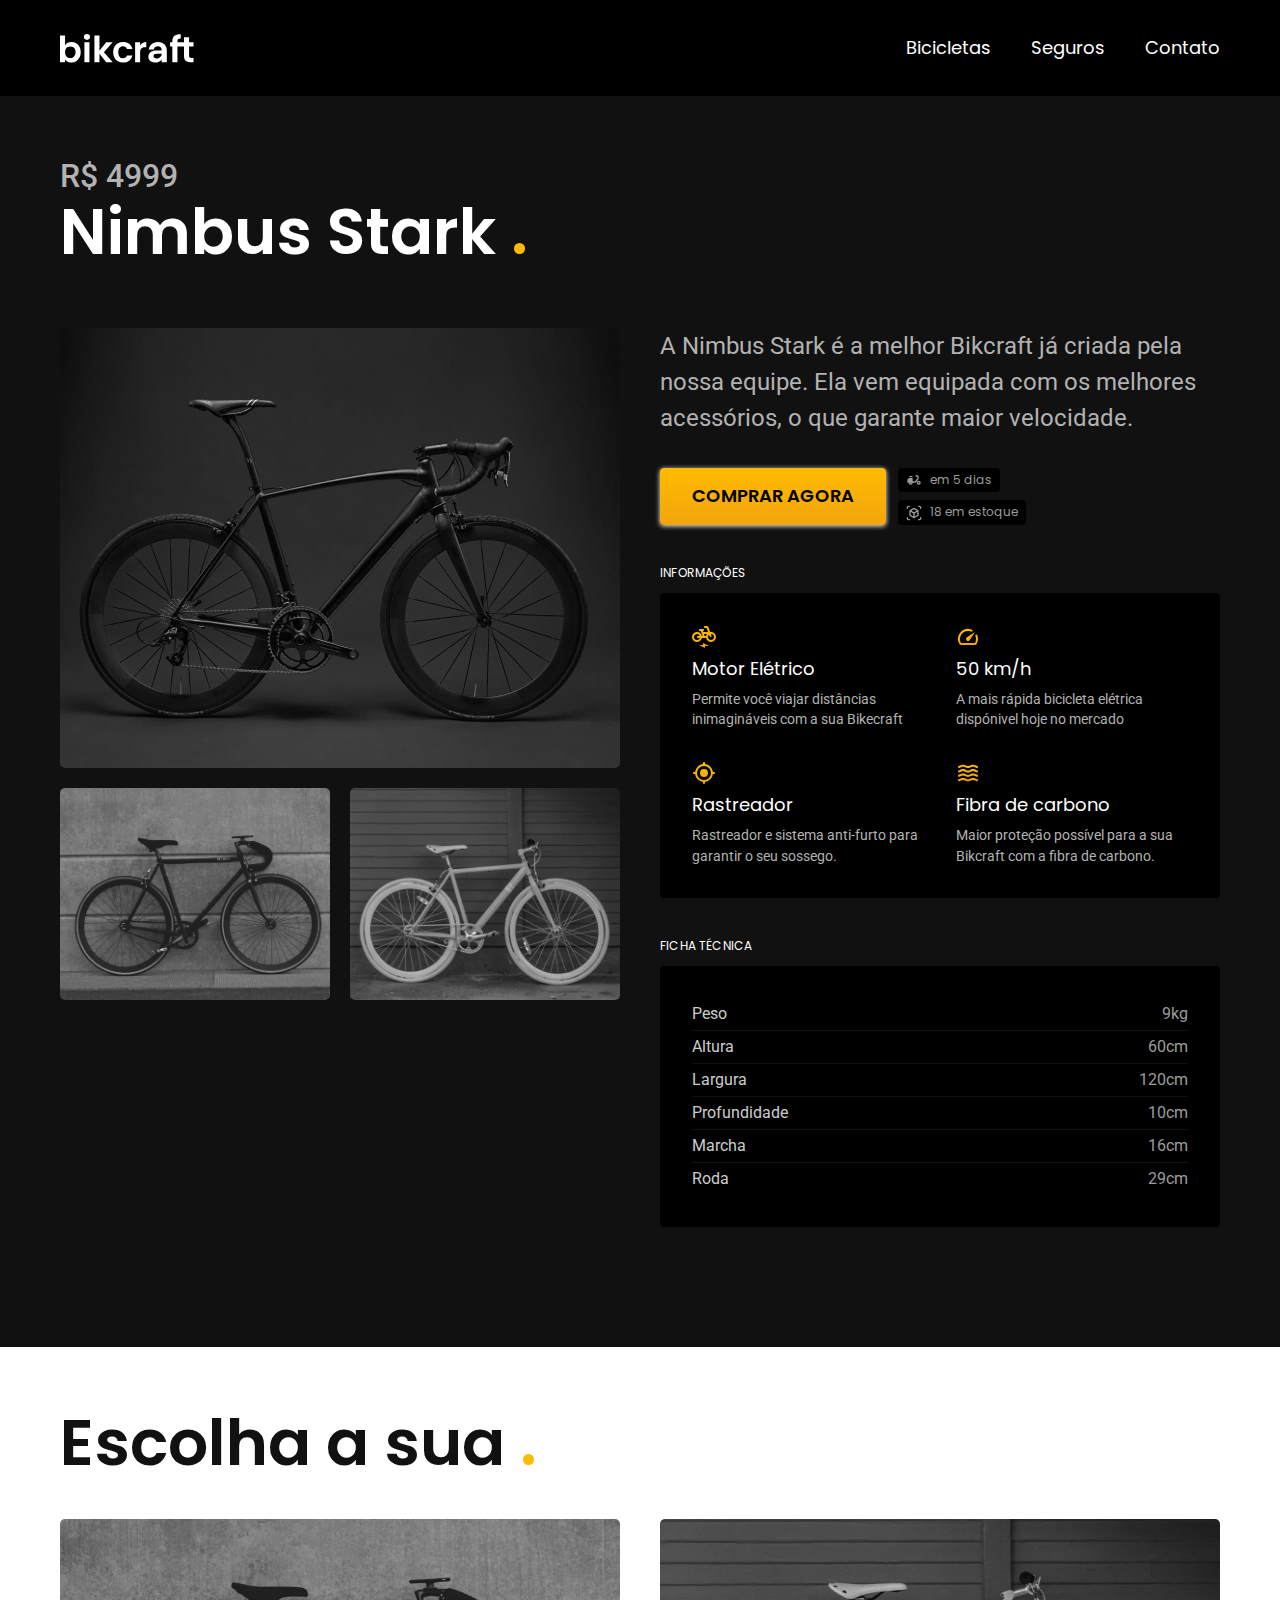
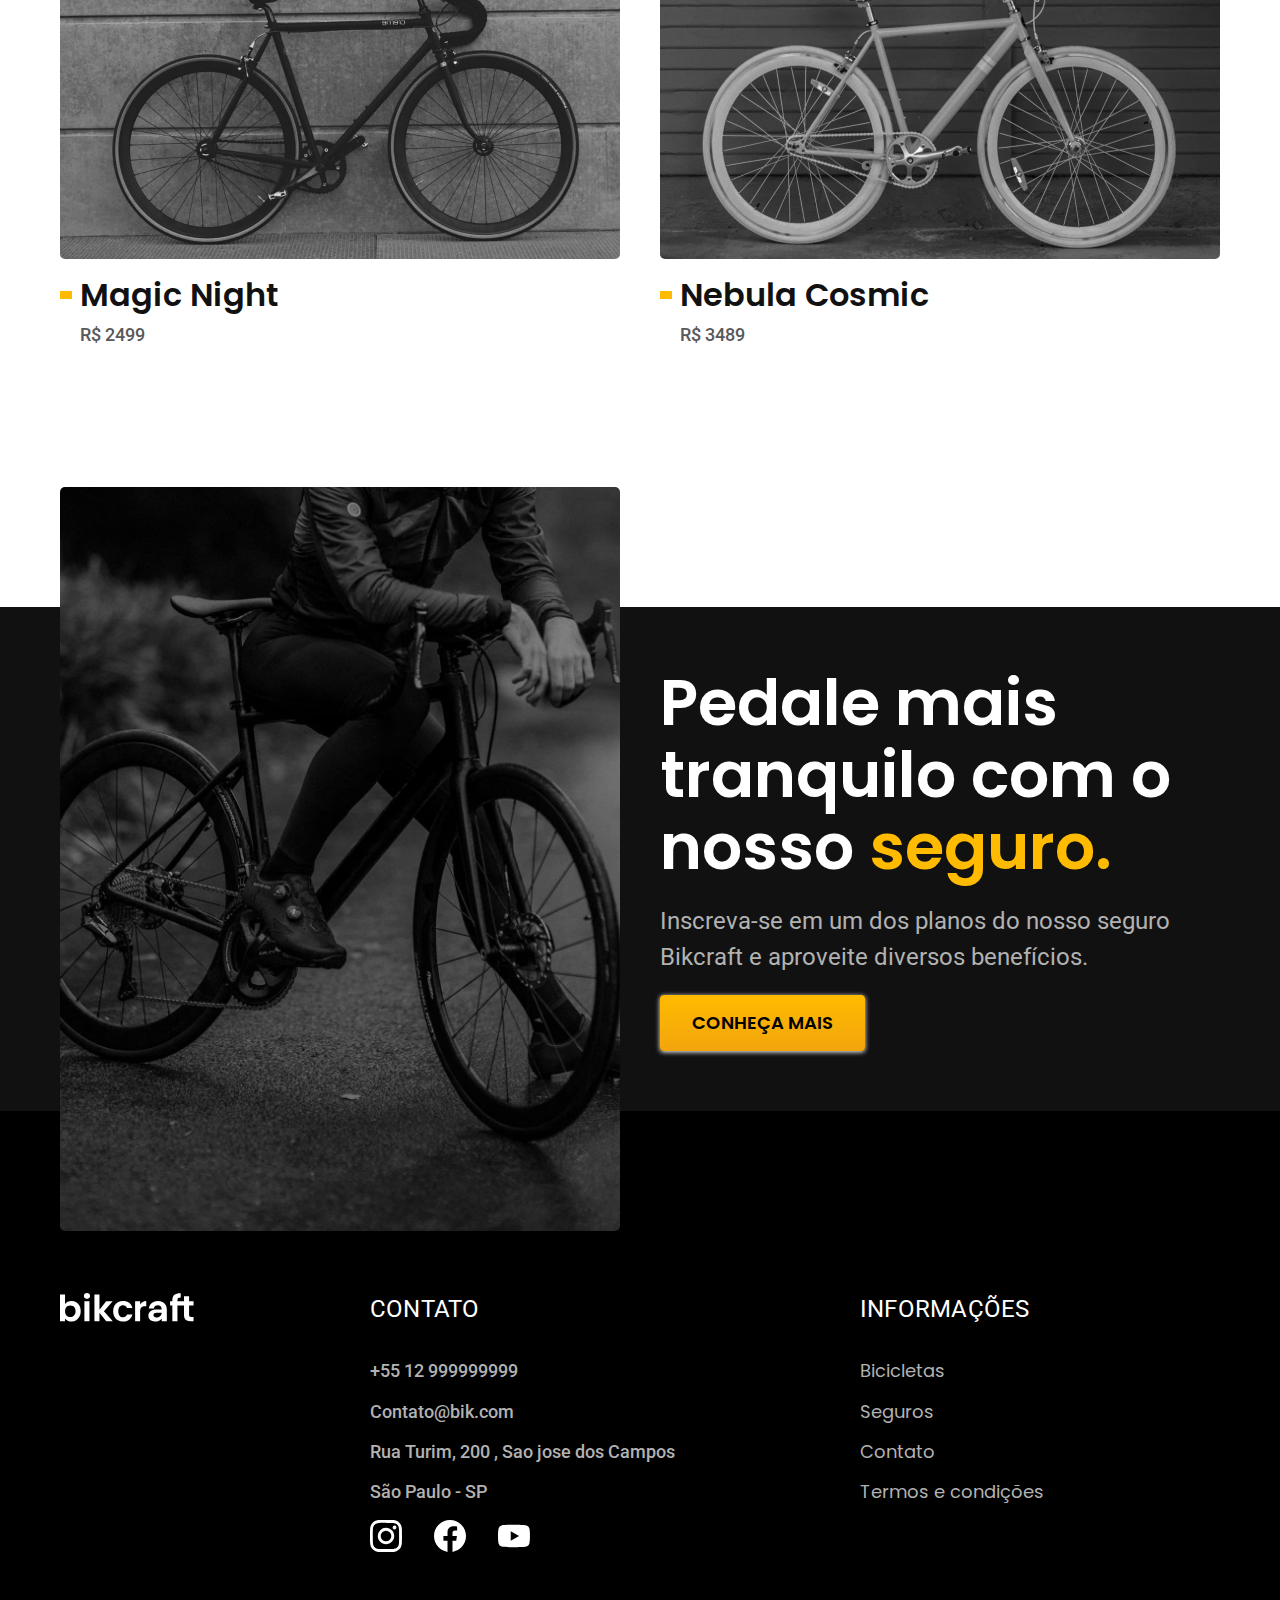
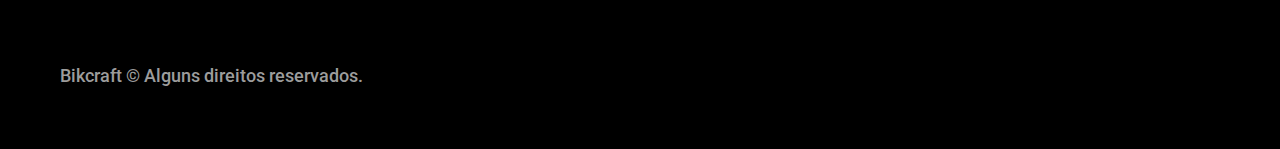
<file: bicicletass/nimbus.html>
<!DOCTYPE html>
<html lang="pt-br">
<head>
  <meta charset="UTF-8">
  <meta name="viewport" content="width=device-width, initial-scale=1.0">
  <title>Nimbus | Bikcraft</title>
  <meta name="description" content="Termos e condições.">
  
  <link rel="stylesheet" href="../style.css">

  <link rel="preconnect" href="https://fonts.googleapis.com">
<link rel="preconnect" href="https://fonts.gstatic.com" crossorigin>
<link href="https://fonts.googleapis.com/css2?family=Poppins:wght@400;600&family=Roboto:wght@400;500&display=swap" rel="stylesheet">
<link rel="preconnect" href="https://fonts.googleapis.com">
<link rel="preconnect" href="https://fonts.gstatic.com" crossorigin>
<link href="https://fonts.googleapis.com/css2?family=Merriweather:ital,wght@1,900&display=swap" rel="stylesheet">
</head>
<body id="bicicleta">
  <header class="header-bg">
    <div class="header">
      <a href="../"><img src="../img/bikcraft.svg" alt="Bicicleta-Bikcraft"></a>
      <nav aria-label="primaria">
        <ul class="header-menu font-1-m cor-0">
          <li><a href="../bicicletas.html">Bicicletas</a></li>
          <li><a href="../seguros.html">Seguros</a></li>
          <li><a href="../contato.html">Contato</a></li>
        </ul>
      </nav>
    </div>
  </header>

  <main class="titulo-bg">
    <div>
      <div class="titulo container">
        <p class="font-2-xl cor-5">R$ 4999</p>
        <h1 class="font-1-xxl cor-0">Nimbus Stark <span class="cor-p1">.</span></h1>
      </div>
    </div>
    <div class="bicicleta container">
      <div class="bicicleta-imagens">
        <img src="../img/bicicleta/nimbus1.jpg" alt="">
        <img src="../img/bicicleta/nimbus2.jpg" alt="">
        <img src="../img/bicicleta/nimbus3.jpg" alt="">
      </div>
      <div class="bicicleta-conteudo">
        <p class="font-2-l cor-5">A Nimbus Stark é a melhor Bikcraft já criada pela nossa equipe. Ela vem equipada com os melhores acessórios, o que garante maior velocidade.</p>
        <div class="bicicleta-comprar">
          <a class="botao" href="../orcamento.html">Comprar Agora</a>

          <span class="font-1-xs cor-6"><img src="../img/icones/entrega.svg"> em 5 dias</span>
          <span class="font-1-xs cor-6"><img src="../img/icones/estoque.svg"> 18 em estoque</span>
        </div>
     
      <h2 class="font-1-xs cor-0">Informações</h2>
      <ul class="bicicleta-informacoes">
        <li>
          <img src="../img/icones/eletrica.svg" alt="">
          <h3 class="font-1-m cor-0">Motor Elétrico</h3>
          <p class="font-2-xs cor-5">Permite você viajar distâncias inimagináveis com a sua Bikecraft</p>
        </li>
        <li>
          <img src="../img/icones/velocidade.svg" alt="">
          <h3 class="font-1-m cor-0">50 km/h</h3>
          <p class="font-2-xs cor-5">A mais rápida bicicleta elétrica dispónivel hoje no mercado</p>
        </li>
        <li>
          <img src="../img/icones/rastreador.svg" alt="">
          <h3 class="font-1-m cor-0">Rastreador</h3>
          <p class="font-2-xs cor-5">Rastreador e sistema anti-furto para garantir o seu sossego.</p>
        </li>
        <li>
          <img src="../img/icones/carbono.svg" alt="">
          <h3 class="font-1-m cor-0">Fibra de carbono</h3>
          <p class="font-2-xs cor-5">Maior proteção possível para a sua Bikcraft com a fibra de carbono.</p>
        </li>

      </ul>
      <h2 class="font-1-xs cor-0">Ficha técnica</h2>
      <ul class="bicicleta-ficha font-2-s cor-4">
        <li>Peso <span>9kg</span></li>
        <li>Altura <span>60cm</span></li>
        <li>Largura <span>120cm</span></li>
        <li>Profundidade <span>10cm</span></li>
        <li>Marcha <span>16cm</span></li>
        <li>Roda <span>29cm</span></li>
      </ul>
    </div>
    </div>
   </main>

  
  <article class="bicicletas-lista container">
    <h2 class="font-1-xxl">Escolha a sua <span class="cor-p1">.</span></h2>

    <ul>
      <li>
        <a href="../bicicletass/magic.html">
          <img src="../img/bicicletas/magic.jpg" alt="bicicleta-preta">
          <h3 class="font-1-xl">Magic Night</h3>
          <span class="font-2-m cor-8">R$ 2499</span>
        </a>
      </li>


      <li>
        <a href="./nebula.html">
          <img src="../img/bicicletas/nebula.jpg" alt="bicicleta-preta">
          <h3 class="font-1-xl">Nebula Cosmic</h3>
          <span class="font-2-m cor-8">R$ 3489</span>
        </a>
      </li>
    </ul>
  </article>

  <article class="seguro-bg">
    <div class="seguro container">
      <div class="seguro-imagem">
        <img src="../img/fotos/seguros.jpg" alt="Pessoa parada em cima de uma bicicleta">
      </div>
      <div class="seguro-conteudo">
        <h2 class="font-1-xxl cor-0">Pedale mais tranquilo com o nosso <span class="cor-p1">seguro.</span></h2>
        <p class="font-2-l cor-5">Inscreva-se em um dos planos do nosso seguro Bikcraft e aproveite diversos benefícios.</p>
        <a class="botao" href="../seguros.html">Conheça Mais</a>
      </div>
    </div>
  </article>

  <footer class="footer-bg">
    <div class="footer container">
      <img src="../img/bikcraft.svg" alt="bikcraft">
      <div class="footer-contato">
        <h3 class="font-2-l-b cor-0">Contato</h3>
        <ul class="font-2-m cor-5">
          <li><a href="tel:+551299999999">+55 12 999999999</a></li>
          <li><a href="mailto:contato@bikvraft">Contato@bik.com</a></li>
          <li>Rua Turim, 200 , Sao jose dos Campos</li>
          <li>São Paulo - SP</li>
        </ul>
        <div class="footer-redes">
          <a href=".../">
            <img src="../img/redes/instagram.svg" alt="Instagram">
          </a>
          <a href="../">
            <img src="../img/redes/facebook.svg" alt="Facebook">
          </a>
          <a href="../">
            <img src="../img/redes/youtube.svg" alt="Youtube">
          </a>
        </div>
        </div>
      <div class="footer-informacoes">
        <h3 class="font-2-l-b cor-0">Informações</h3>
        <nav>
          <ul class="font-1-m cor-5">
            <li><a href="../bicicletas.html">Bicicletas</a></li>
            <li><a href="../seguros.html">Seguros</a></li>
            <li><a href="../contato.html">Contato</a></li>
            <li><a href="../termos.html">Termos e condições</a></li>
          </ul>
        </nav>
      </div>
      <p class="footer-copy font-2-m cor-6" >Bikcraft &copy Alguns direitos reservados.</p>
    </div>

  </footer>
  <script src="../javascript/script.js"></script>
</body>
</html>
</file>
<file: style.css>
@import "./global/global.css";
@import "./utilidades/tipografia.css";
@import "./global/header.css";
@import "./home/introducao.css";
@import "./utilidades/componentes.css";
@import "./utilidades/cores.css";
@import "./bike/bicicletas.css";
@import "./home/tecnologia.css";
@import "./home/parceiros.css";
@import "./home/depoimento.css";
@import "./seguros/seguros.css";
@import "./global/footer.css";
@import "./termos/termos.css";
@import "./bike/bicicletasvnd.css";
@import "./seguros/perguntas.css";
@import "./seguros/vantagens.css";
@import "./bicicleta/bicicleta.css";
@import "./bicicletass/seguros.css";
@import "./contato/contato.css";
@import "./contato/lojas.css";
@import "./utilidades/formulário.css";
@import "./orcamento/orcamento.css";
</file>
